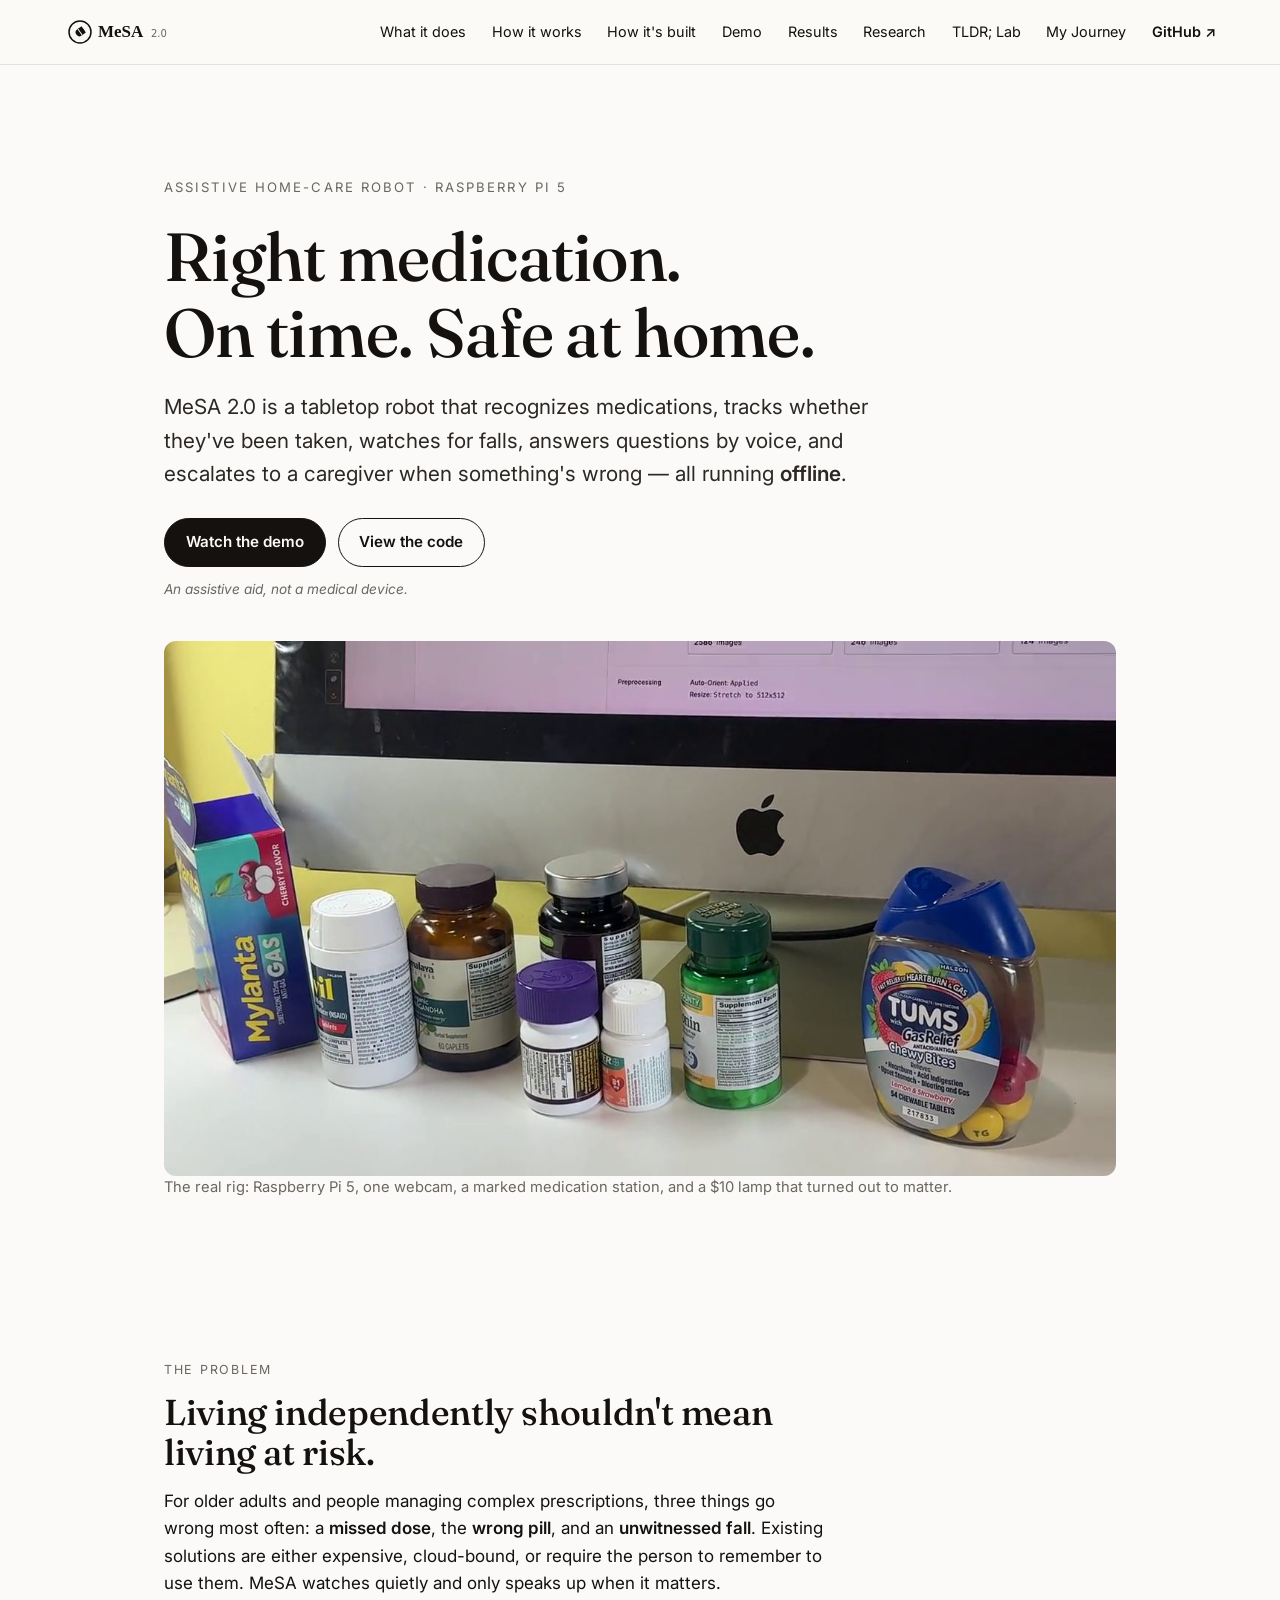
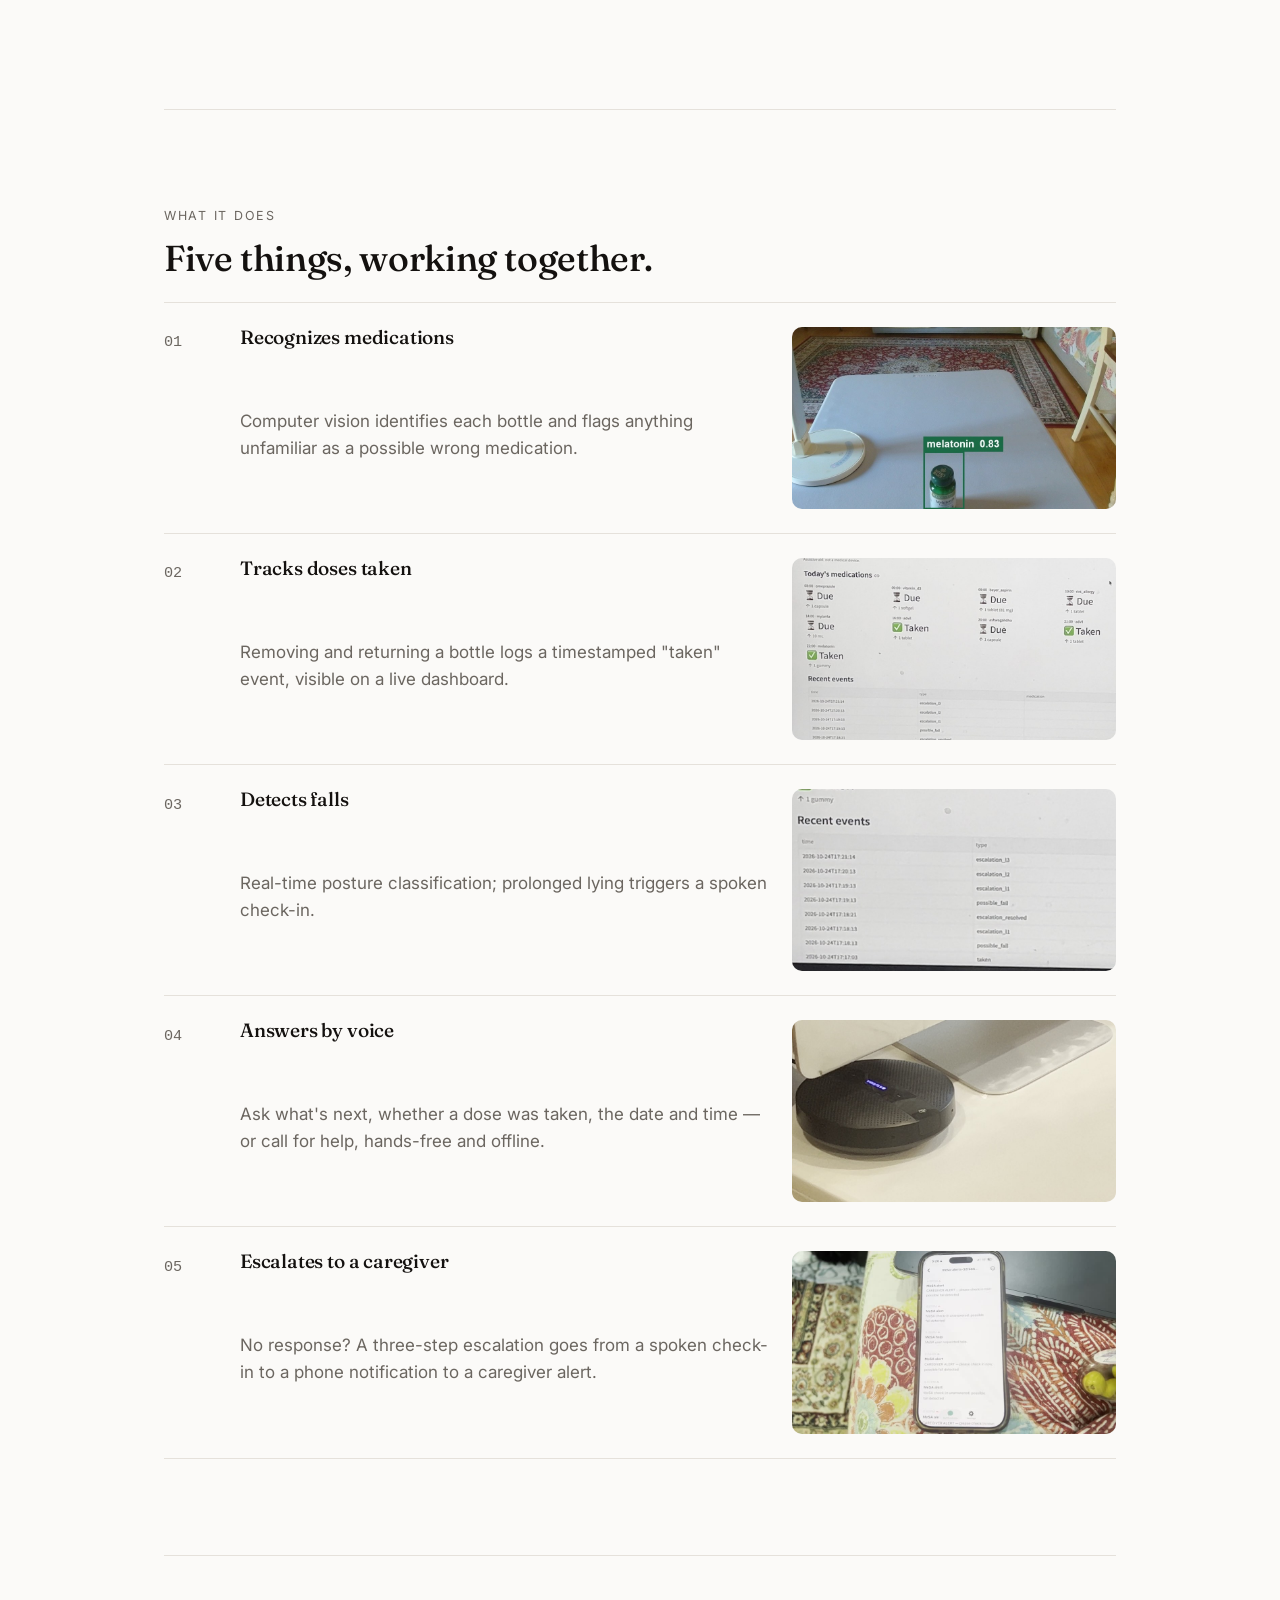
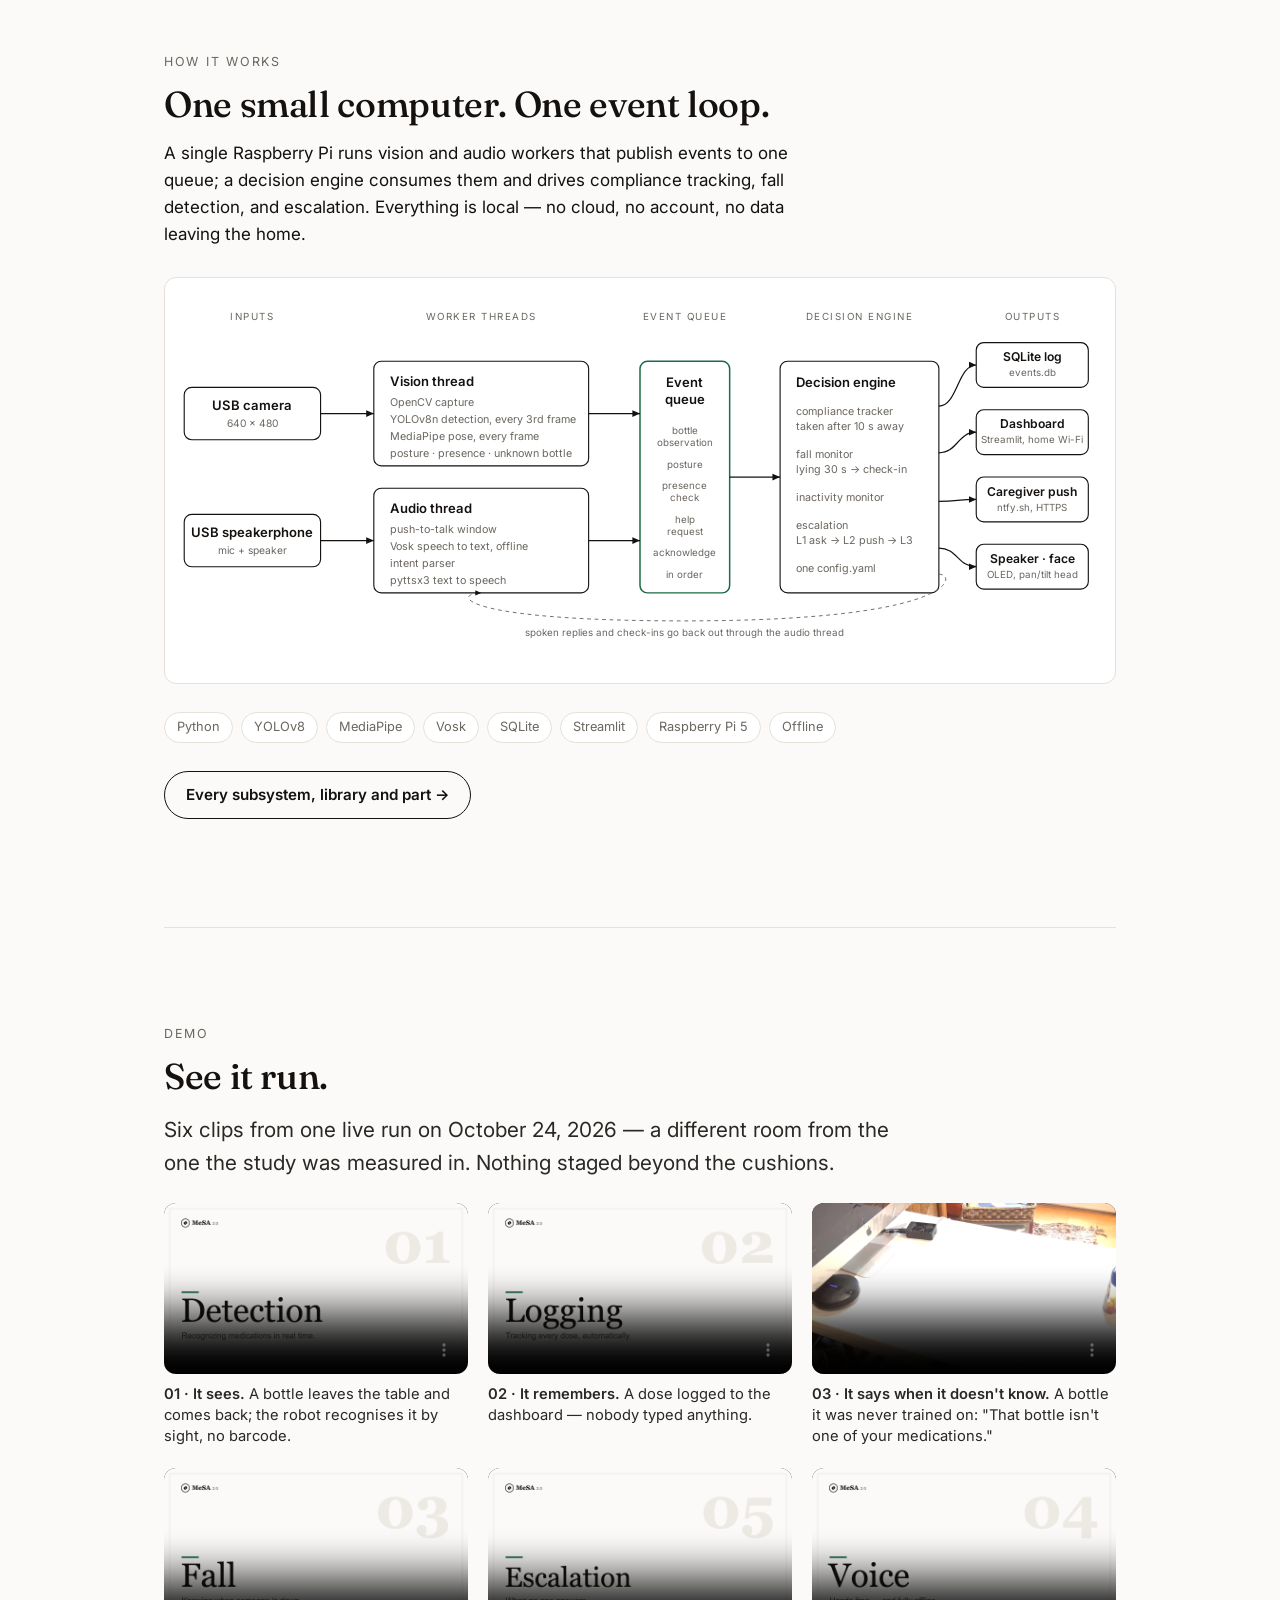
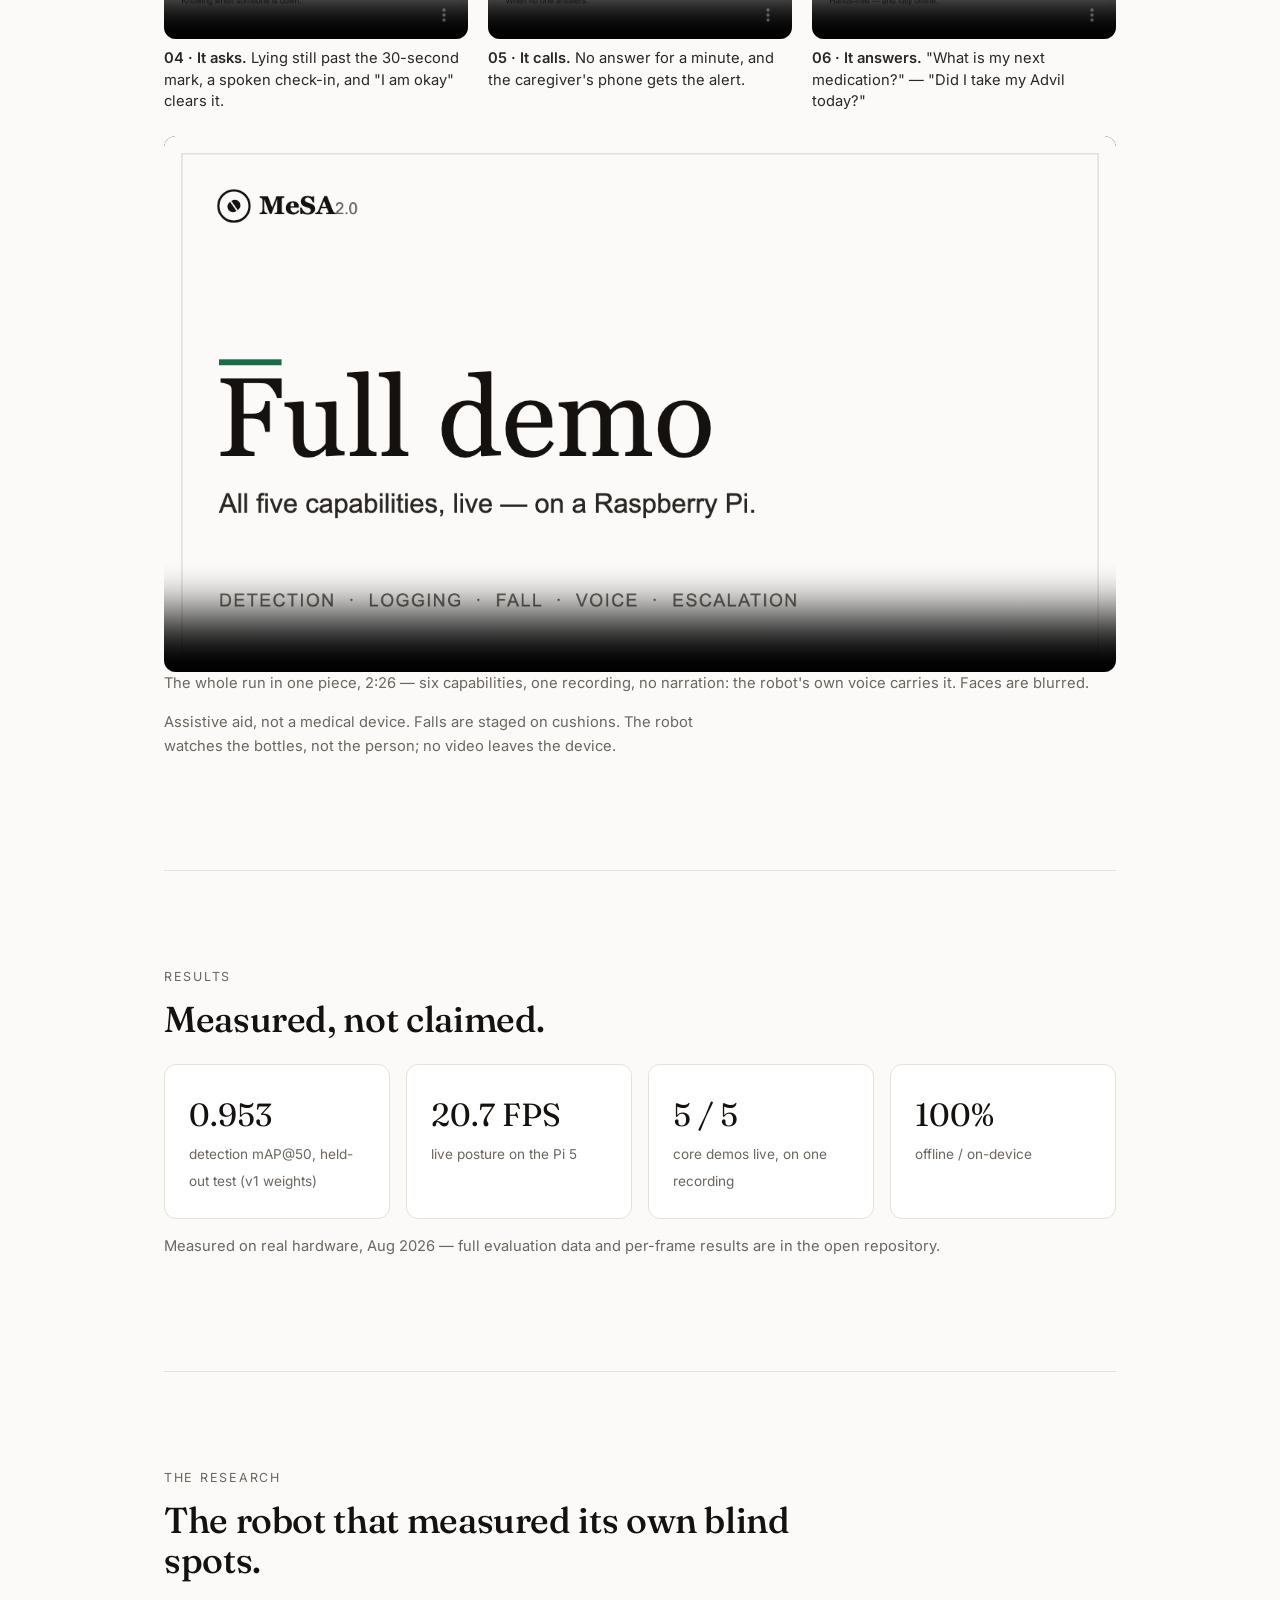
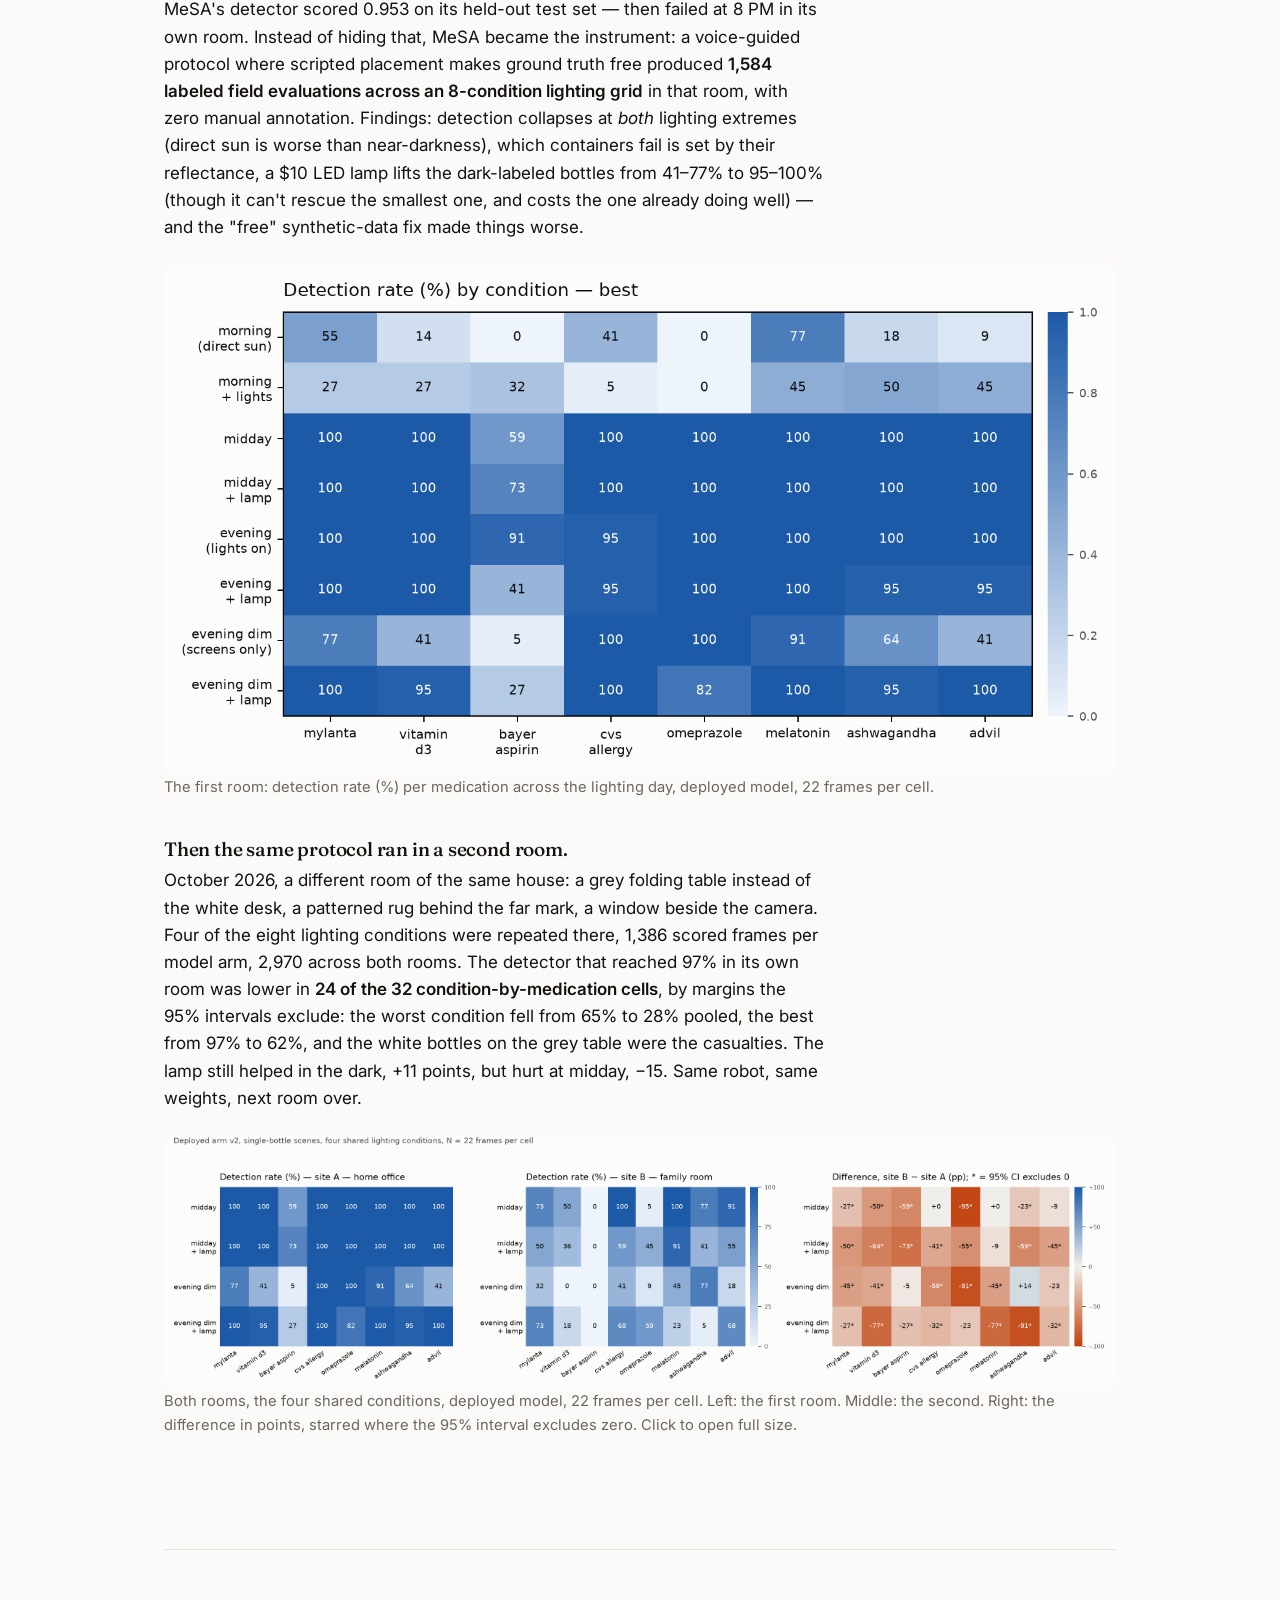
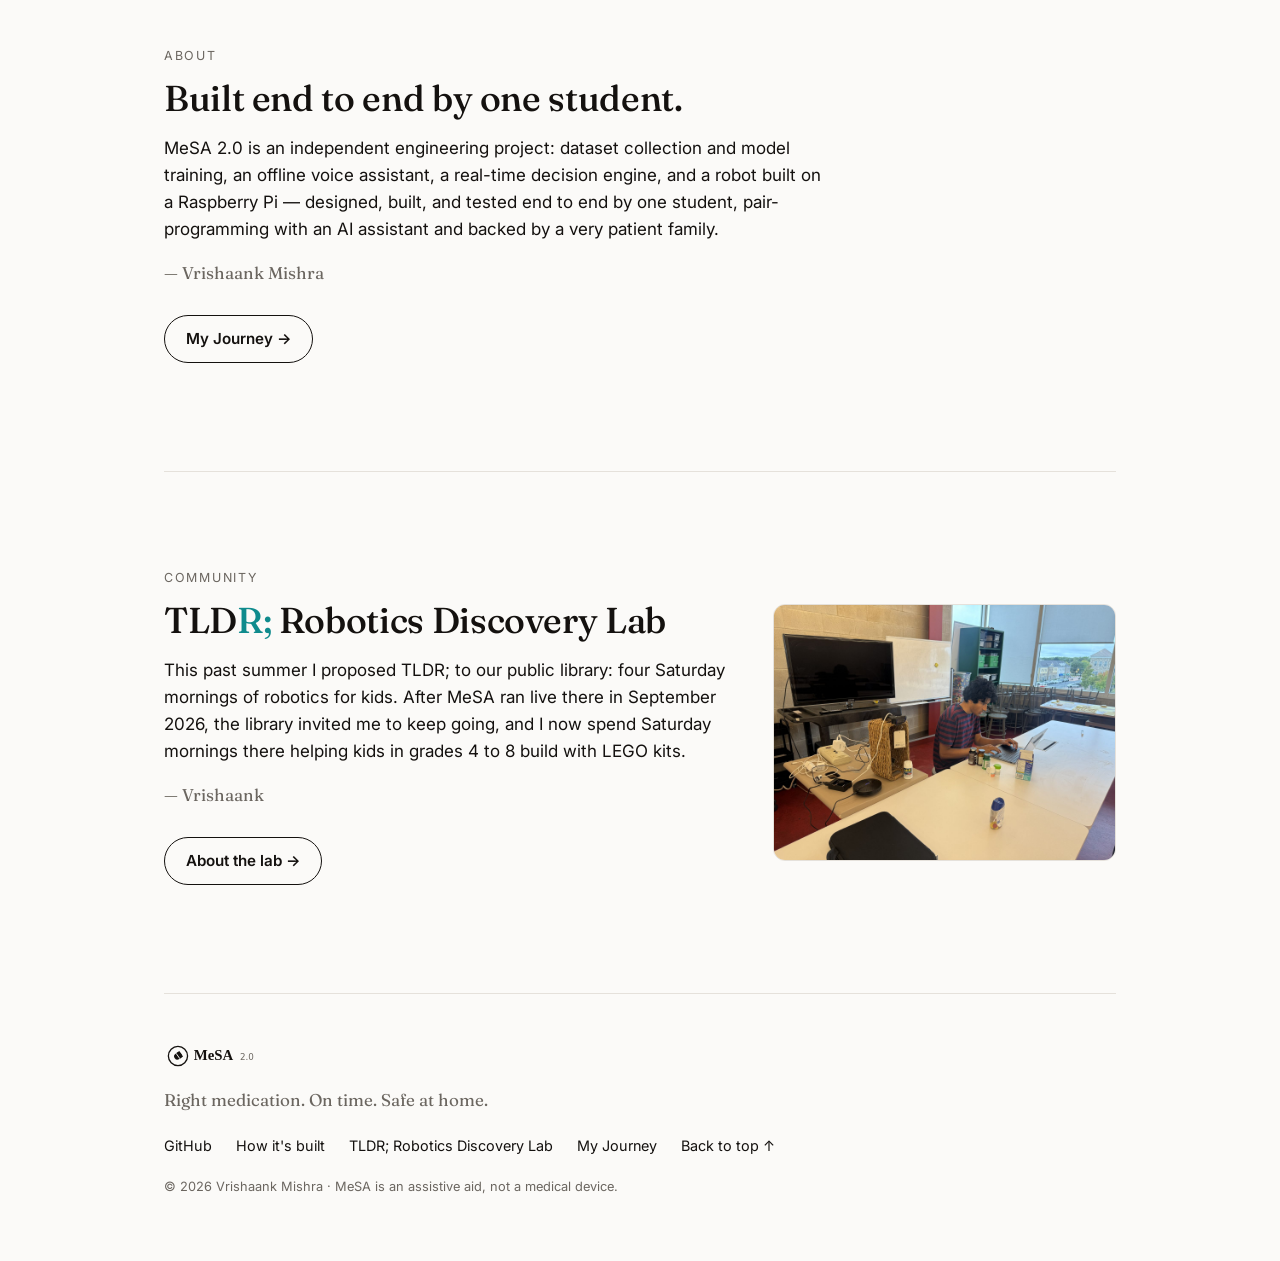
<file: index.html>
<!DOCTYPE html>
<html lang="en">
<head>
  <meta charset="UTF-8" />
  <meta name="viewport" content="width=device-width, initial-scale=1.0" />
  <title>MeSA 2.0 — Medication & Safety Assistant Robot</title>
  <meta name="description" content="MeSA 2.0 is a tabletop assistive robot that recognizes medications, tracks whether they've been taken, watches for falls, and alerts a caregiver — offline, on a Raspberry Pi." />

  <!-- Open Graph / social preview -->
  <meta property="og:title" content="MeSA 2.0 — Medication & Safety Assistant Robot" />
  <meta property="og:description" content="Right medication. On time. Safe at home." />
  <meta property="og:type" content="website" />
  <meta property="og:image" content="assets/og-image.png" />

  <link rel="icon" href="assets/favicon.svg" type="image/svg+xml" />
  <link rel="preconnect" href="https://fonts.googleapis.com" />
  <link rel="preconnect" href="https://fonts.gstatic.com" crossorigin />
  <link href="https://fonts.googleapis.com/css2?family=Fraunces:opsz,wght@9..144,400;9..144,500;9..144,600&family=Inter:wght@400;500;600&display=swap" rel="stylesheet" />
  <link rel="stylesheet" href="styles.css?v=20261031" />
</head>
<body>
  <header class="site-header">
    <a class="brand" href="#top" aria-label="MeSA 2.0 home">
      <img src="assets/logo.svg" alt="MeSA 2.0" height="32" />
    </a>
    <nav class="nav">
      <a href="#what">What it does</a>
      <a href="#how">How it works</a>
      <a href="architecture.html">How it's built</a>
      <a href="#demo">Demo</a>
      <a href="#results">Results</a>
      <a href="#research">Research</a>
      <a href="tldr.html">TLDR; Lab</a>
      <a href="story.html">My Journey</a>
      <a class="nav-cta" href="https://github.com/VrishaankMishra/mesa-ai-robot" target="_blank" rel="noopener">GitHub ↗</a>
    </nav>
  </header>

  <main id="top">
    <!-- HERO -->
    <section class="hero">
      <p class="eyebrow">Assistive home-care robot · Raspberry Pi 5</p>
      <h1>Right medication.<br />On time. Safe at home.</h1>
      <p class="lede">
        MeSA 2.0 is a tabletop robot that recognizes medications, tracks whether they've
        been taken, watches for falls, answers questions by voice, and escalates to a
        caregiver when something's wrong — all running <strong>offline</strong>.
      </p>
      <div class="cta-row">
        <a class="btn btn-primary" href="#demo">Watch the demo</a>
        <a class="btn btn-ghost" href="https://github.com/VrishaankMishra/mesa-ai-robot" target="_blank" rel="noopener">View the code</a>
      </div>
      <p class="disclaimer">An assistive aid, not a medical device.</p>

      <figure class="hero-media" aria-label="MeSA hardware tour">
        <video autoplay muted loop playsinline preload="metadata" poster="assets/setup-tour-poster.jpg" style="width:100%;border-radius:12px;display:block;">
          <source src="assets/setup-tour.mp4" type="video/mp4" />
        </video>
        <figcaption class="caption">The real rig: Raspberry Pi 5, one webcam, a marked medication station, and a $10 lamp that turned out to matter.</figcaption>
      </figure>
      <script>
        // Safari may refuse autoplay (per-site Auto-Play setting, Low Power Mode). If the tour is still
        // paused once it has loaded, show controls so one click starts it; hide them again when it plays.
        (function () {
          var v = document.querySelector(".hero-media video");
          if (!v) return;
          var showIfPaused = function () { if (v.paused) v.controls = true; };
          v.addEventListener("playing", function () { v.controls = false; });
          var attempt = function () {
            var p = v.play();
            if (p && p.catch) p.catch(function (err) { if (!err || err.name !== "AbortError") showIfPaused(); });
          };
          if (v.readyState >= 1) attempt(); else v.addEventListener("loadedmetadata", attempt, { once: true });
          setTimeout(showIfPaused, 4000);
        })();
      </script>
    </section>

    <!-- PROBLEM -->
    <section class="band" id="problem">
      <div class="col-narrow">
        <p class="section-label">The problem</p>
        <h2>Living independently shouldn't mean living at risk.</h2>
        <p>
          For older adults and people managing complex prescriptions, three things go wrong
          most often: a <strong>missed dose</strong>, the <strong>wrong pill</strong>, and an
          <strong>unwitnessed fall</strong>. Existing solutions are either expensive, cloud-bound,
          or require the person to remember to use them. MeSA watches quietly and only speaks up
          when it matters.
        </p>
      </div>
    </section>

    <!-- WHAT IT DOES -->
    <section class="band" id="what">
      <p class="section-label">What it does</p>
      <h2>Five things, working together.</h2>
      <ol class="features">
        <li>
          <span class="feat-num">01</span>
          <h3>Recognizes medications</h3>
          <p>Computer vision identifies each bottle and flags anything unfamiliar as a possible wrong medication.</p>
          <img class="feat-img" src="assets/stills/feat-01-recognizes.jpg" alt="The robot's own camera view: a melatonin bottle on the table with the detector's box and label, melatonin 0.83." loading="lazy" />
        </li>
        <li>
          <span class="feat-num">02</span>
          <h3>Tracks doses taken</h3>
          <p>Removing and returning a bottle logs a timestamped "taken" event, visible on a live dashboard.</p>
          <img class="feat-img" src="assets/stills/feat-02-logs.jpg" alt="The dashboard's today's-medications cards with two doses marked Taken after the bottles were lifted and returned." loading="lazy" />
        </li>
        <li>
          <span class="feat-num">03</span>
          <h3>Detects falls</h3>
          <p>Real-time posture classification; prolonged lying triggers a spoken check-in.</p>
          <img class="feat-img" src="assets/stills/feat-03-fall.jpg" alt="The dashboard's recent-events rows from the live demo: possible_fall, then escalation levels one, two and three." loading="lazy" />
        </li>
        <li>
          <span class="feat-num">04</span>
          <h3>Answers by voice</h3>
          <p>Ask what's next, whether a dose was taken, the date and time — or call for help, hands-free and offline.</p>
          <img class="feat-img" src="assets/stills/feat-04-voice.jpg" alt="The USB speakerphone on the station with its light on, the Raspberry Pi behind it." loading="lazy" />
        </li>
        <li>
          <span class="feat-num">05</span>
          <h3>Escalates to a caregiver</h3>
          <p>No response? A three-step escalation goes from a spoken check-in to a phone notification to a caregiver alert.</p>
          <img class="feat-img" src="assets/stills/feat-05-escalates.jpg" alt="The caregiver's phone showing the escalation alerts." loading="lazy" />
        </li>
      </ol>
    </section>

    <!-- HOW IT WORKS -->
    <section class="band" id="how">
      <p class="section-label">How it works</p>
      <h2>One small computer. One event loop.</h2>
      <p class="col-narrow">
        A single Raspberry Pi runs vision and audio workers that publish events to one queue;
        a decision engine consumes them and drives compliance tracking, fall detection, and
        escalation. Everything is local — no cloud, no account, no data leaving the home.
      </p>
      <figure class="arch-figure">
<svg class="arch-svg" viewBox="0 0 1000 400" role="img" aria-labelledby="arch-title" xmlns="http://www.w3.org/2000/svg">
  <title id="arch-title">MeSA 2.0 architecture: camera and microphone feed two worker threads, which publish events to one queue; the decision engine reads it and writes the log, the dashboard, the caregiver alert and the speaker.</title>
  <defs>
    <marker id="arr" viewBox="0 0 10 10" refX="9" refY="5" markerWidth="7" markerHeight="7" orient="auto-start-reverse">
      <path d="M0,1 L9,5 L0,9 z" fill="currentColor"/>
    </marker>
  </defs>
  <g font-family="Inter, system-ui, sans-serif" fill="currentColor">
    <!-- column labels -->
    <g font-size="10.5" letter-spacing="1.6" fill="#6B6660" text-anchor="middle">
      <text x="85" y="28">INPUTS</text>
      <text x="330" y="28">WORKER THREADS</text>
      <text x="548" y="28">EVENT QUEUE</text>
      <text x="735" y="28">DECISION ENGINE</text>
      <text x="920" y="28">OUTPUTS</text>
    </g>

    <!-- inputs -->
    <g stroke="currentColor" stroke-width="1.2" fill="#fff">
      <rect x="12" y="100" width="146" height="56" rx="8"/>
      <rect x="12" y="236" width="146" height="56" rx="8"/>
    </g>
    <g font-size="14" font-weight="600" text-anchor="middle">
      <text x="85" y="124">USB camera</text>
      <text x="85" y="260">USB speakerphone</text>
    </g>
    <g font-size="11" fill="#6B6660" text-anchor="middle">
      <text x="85" y="142">640 × 480</text>
      <text x="85" y="278">mic + speaker</text>
    </g>

    <!-- workers -->
    <g stroke="currentColor" stroke-width="1.2" fill="#fff">
      <rect x="215" y="72" width="230" height="112" rx="8"/>
      <rect x="215" y="208" width="230" height="112" rx="8"/>
    </g>
    <g font-size="14" font-weight="600">
      <text x="232" y="98">Vision thread</text>
      <text x="232" y="234">Audio thread</text>
    </g>
    <g font-size="11.5" fill="#6B6660">
      <text x="232" y="120">OpenCV capture</text>
      <text x="232" y="138">YOLOv8n detection, every 3rd frame</text>
      <text x="232" y="156">MediaPipe pose, every frame</text>
      <text x="232" y="174">posture · presence · unknown bottle</text>
      <text x="232" y="256">push-to-talk window</text>
      <text x="232" y="274">Vosk speech to text, offline</text>
      <text x="232" y="292">intent parser</text>
      <text x="232" y="310">pyttsx3 text to speech</text>
    </g>

    <!-- queue -->
    <rect x="500" y="72" width="96" height="248" rx="8" fill="#fff" stroke="#1C6B47" stroke-width="1.6"/>
    <g font-size="14" font-weight="600" text-anchor="middle">
      <text x="548" y="100">Event</text>
      <text x="548" y="118">queue</text>
    </g>
    <g font-size="10.5" fill="#6B6660" text-anchor="middle">
      <text x="548" y="150">bottle</text>
      <text x="548" y="163">observation</text>
      <text x="548" y="186">posture</text>
      <text x="548" y="209">presence</text>
      <text x="548" y="222">check</text>
      <text x="548" y="245">help</text>
      <text x="548" y="258">request</text>
      <text x="548" y="281">acknowledge</text>
      <text x="548" y="304">in order</text>
    </g>

    <!-- engine -->
    <rect x="650" y="72" width="170" height="248" rx="8" fill="#fff" stroke="currentColor" stroke-width="1.2"/>
    <g font-size="14" font-weight="600">
      <text x="667" y="100">Decision engine</text>
    </g>
    <g font-size="11.5" fill="#6B6660">
      <text x="667" y="130">compliance tracker</text>
      <text x="667" y="146">taken after 10 s away</text>
      <text x="667" y="176">fall monitor</text>
      <text x="667" y="192">lying 30 s → check-in</text>
      <text x="667" y="222">inactivity monitor</text>
      <text x="667" y="252">escalation</text>
      <text x="667" y="268">L1 ask → L2 push → L3</text>
      <text x="667" y="298">one config.yaml</text>
    </g>

    <!-- outputs -->
    <g stroke="currentColor" stroke-width="1.2" fill="#fff">
      <rect x="860" y="52" width="120" height="48" rx="8"/>
      <rect x="860" y="124" width="120" height="48" rx="8"/>
      <rect x="860" y="196" width="120" height="48" rx="8"/>
      <rect x="860" y="268" width="120" height="48" rx="8"/>
    </g>
    <g font-size="13" font-weight="600" text-anchor="middle">
      <text x="920" y="72">SQLite log</text>
      <text x="920" y="144">Dashboard</text>
      <text x="920" y="216">Caregiver push</text>
      <text x="920" y="288">Speaker · face</text>
    </g>
    <g font-size="10.5" fill="#6B6660" text-anchor="middle">
      <text x="920" y="88">events.db</text>
      <text x="920" y="160">Streamlit, home Wi-Fi</text>
      <text x="920" y="232">ntfy.sh, HTTPS</text>
      <text x="920" y="304">OLED, pan/tilt head</text>
    </g>

    <!-- arrows -->
    <g stroke="currentColor" stroke-width="1.3" fill="none" marker-end="url(#arr)">
      <path d="M158,128 L215,128"/>
      <path d="M158,264 L215,264"/>
      <path d="M445,128 L500,128"/>
      <path d="M445,264 L500,264"/>
      <path d="M596,196 L650,196"/>
      <path d="M820,120 C840,120 840,76 860,76"/>
      <path d="M820,170 C840,170 840,148 860,148"/>
      <path d="M820,222 C840,222 840,220 860,220"/>
      <path d="M820,272 C840,272 840,292 860,292"/>
    </g>
    <!-- spoken replies go back out through the audio thread -->
    <path d="M820,300 C840,300 840,350 548,350 C300,350 300,320 330,320" stroke="#6B6660" stroke-width="1" fill="none" stroke-dasharray="4 4" marker-end="url(#arr)"/>
    <text x="548" y="366" font-size="10.5" fill="#6B6660" text-anchor="middle">spoken replies and check-ins go back out through the audio thread</text>
  </g>
</svg>
      </figure>
      <ul class="tech-tags">
        <li>Python</li><li>YOLOv8</li><li>MediaPipe</li><li>Vosk</li><li>SQLite</li>
        <li>Streamlit</li><li>Raspberry Pi 5</li><li>Offline</li>
      </ul>
      <div class="cta-row">
        <a class="btn btn-ghost" href="architecture.html">Every subsystem, library and part →</a>
      </div>
    </section>

    <!-- DEMO -->
    <section class="band" id="demo">
      <p class="section-label">Demo</p>
      <h2>See it run.</h2>
      <p class="lede col-narrow">
        Six clips from one live run on October 24, 2026 — a different room from the one the
        study was measured in. Nothing staged beyond the cushions.
      </p>
      <div class="demo-grid">
        <figure class="demo-card">
          <video controls preload="metadata" playsinline poster="assets/thumbnails/thumb-01-detection.png">
            <source src="assets/clips/01-detection.mp4" type="video/mp4" />
          </video>
          <figcaption><strong>01 · It sees.</strong> A bottle leaves the table and comes back; the robot recognises it by sight, no barcode.</figcaption>
        </figure>
        <figure class="demo-card">
          <video controls preload="metadata" playsinline poster="assets/thumbnails/thumb-02-logging.png">
            <source src="assets/clips/02-logging.mp4" type="video/mp4" />
          </video>
          <figcaption><strong>02 · It remembers.</strong> A dose logged to the dashboard — nobody typed anything.</figcaption>
        </figure>
        <figure class="demo-card">
          <video controls preload="metadata" playsinline poster="assets/thumbnails/thumb-06-wrong-medication.png">
            <source src="assets/clips/06-wrong-medication.mp4" type="video/mp4" />
          </video>
          <figcaption><strong>03 · It says when it doesn't know.</strong> A bottle it was never trained on: "That bottle isn't one of your medications."</figcaption>
        </figure>
        <figure class="demo-card">
          <video controls preload="metadata" playsinline poster="assets/thumbnails/thumb-03-fall.png">
            <source src="assets/clips/03-fall.mp4" type="video/mp4" />
          </video>
          <figcaption><strong>04 · It asks.</strong> Lying still past the 30-second mark, a spoken check-in, and "I am okay" clears it.</figcaption>
        </figure>
        <figure class="demo-card">
          <video controls preload="metadata" playsinline poster="assets/thumbnails/thumb-05-escalation.png">
            <source src="assets/clips/05-escalation.mp4" type="video/mp4" />
          </video>
          <figcaption><strong>05 · It calls.</strong> No answer for a minute, and the caregiver's phone gets the alert.</figcaption>
        </figure>
        <figure class="demo-card">
          <video controls preload="metadata" playsinline poster="assets/thumbnails/thumb-04-voice.png">
            <source src="assets/clips/04-voice.mp4" type="video/mp4" />
          </video>
          <figcaption><strong>06 · It answers.</strong> "What is my next medication?" — "Did I take my Advil today?"</figcaption>
        </figure>
      </div>
      <figure class="video-frame" id="flagship">
        <video controls preload="metadata" playsinline poster="assets/thumbnails/thumb-00-main.png" style="width:100%;aspect-ratio:16/9;border-radius:12px;display:block;background:#111;">
          <source src="assets/clips/00-live-demo-compilation.mp4" type="video/mp4" />
        </video>
        <figcaption class="caption">The whole run in one piece, 2:26 — six capabilities, one recording, no narration: the robot's own voice carries it. Faces are blurred.</figcaption>
        <!-- The long-form video goes here when it exists:
             <iframe src="https://www.youtube.com/embed/VIDEO_ID" title="MeSA 2.0 — the full story"
                     allowfullscreen loading="lazy"></iframe> -->
      </figure>
      <p class="caption col-narrow">
        Assistive aid, not a medical device. Falls are staged on cushions. The robot watches the
        bottles, not the person; no video leaves the device.
      </p>
    </section>

    <!-- RESULTS -->
    <section class="band" id="results">
      <p class="section-label">Results</p>
      <h2>Measured, not claimed.</h2>
      <div class="stats">
        <div class="stat"><span class="stat-num">0.953</span><span class="stat-label">detection mAP@50, held-out test (v1 weights)</span></div>
        <div class="stat"><span class="stat-num">20.7 FPS</span><span class="stat-label">live posture on the Pi 5</span></div>
        <div class="stat"><span class="stat-num">5 / 5</span><span class="stat-label">core demos live, on one recording</span></div>
        <div class="stat"><span class="stat-num">100%</span><span class="stat-label">offline / on-device</span></div>
      </div>
      <p class="caption">Measured on real hardware, Aug 2026 — full evaluation data and per-frame results are in the open repository.</p>
    </section>

    <!-- RESEARCH -->
    <section class="band" id="research">
      <div class="col-narrow">
        <p class="section-label">The research</p>
        <h2>The robot that measured its own blind spots.</h2>
        <p>
          MeSA's detector scored 0.953 on its held-out test set — then failed at 8 PM in
          its own room. Instead of hiding that, MeSA became the instrument: a voice-guided
          protocol where scripted placement makes ground truth free produced
          <strong>1,584 labeled field evaluations across an 8-condition lighting grid</strong>
          in that room, with zero manual annotation. Findings: detection collapses at
          <em>both</em> lighting extremes (direct sun is worse than near-darkness), which
          containers fail is set by their reflectance, a $10 LED lamp lifts the dark-labeled
          bottles from 41–77% to 95–100% (though it can't rescue the smallest one, and costs
          the one already doing well) — and the "free" synthetic-data fix made things worse.
        </p>
      </div>
      <figure class="video-frame" style="margin-top:1.5rem;">
        <img src="assets/heatmap.png" alt="Detection rate per medication across 8 lighting conditions in the first room" style="width:100%;border-radius:12px;display:block;" loading="lazy" />
        <figcaption class="caption">The first room: detection rate (%) per medication across the lighting day, deployed model, 22 frames per cell.</figcaption>
      </figure>
      <div class="col-narrow" style="margin-top:2.5rem;">
        <h3>Then the same protocol ran in a second room.</h3>
        <p>
          October 2026, a different room of the same house: a grey folding table instead of
          the white desk, a patterned rug behind the far mark, a window beside the camera.
          Four of the eight lighting conditions were repeated there, 1,386 scored frames per
          model arm, 2,970 across both rooms. The detector that reached 97% in its own room
          was lower in <strong>24 of the 32 condition-by-medication cells</strong>, by margins
          the 95% intervals exclude: the worst condition fell from 65% to 28% pooled, the best
          from 97% to 62%, and the white bottles on the grey table were the casualties. The lamp
          still helped in the dark, +11 points, but hurt at midday, −15. Same robot, same
          weights, next room over.
        </p>
      </div>
      <figure class="video-frame" style="margin-top:1.5rem;">
        <a href="assets/heatmap-two-site.png" target="_blank" rel="noopener"><img src="assets/heatmap-two-site.png" alt="Three heatmaps: detection rate per medication in the first room, in the second room, and the difference between them, starred where significant" style="width:100%;border-radius:12px;display:block;" loading="lazy" /></a>
        <figcaption class="caption">Both rooms, the four shared conditions, deployed model, 22 frames per cell. Left: the first room. Middle: the second. Right: the difference in points, starred where the 95% interval excludes zero. Click to open full size.</figcaption>
      </figure>
    </section>

    <!-- ABOUT -->
    <section class="band" id="about">
      <div class="col-narrow">
        <p class="section-label">About</p>
        <h2>Built end to end by one student.</h2>
        <p>
          MeSA 2.0 is an independent engineering project: dataset collection and model
          training, an offline voice assistant, a real-time decision engine, and a robot
          built on a Raspberry Pi — designed, built, and tested end to end by one student,
          pair-programming with an AI assistant and backed by a very patient family.
        </p>
        <p class="byline">— Vrishaank Mishra</p>
        <div class="cta-row">
          <a class="btn btn-ghost" href="story.html">My Journey →</a>
        </div>
      </div>
    </section>

    <!-- COMMUNITY -->
    <section class="band" id="community">
      <div class="community-grid">
        <div class="col-narrow">
          <p class="section-label">Community</p>
          <h2>TLD<span style="color:#0F8B8D">R;</span> Robotics Discovery Lab</h2>
          <p>
            This past summer I proposed TLDR; to our public library: four Saturday mornings
            of robotics for kids. After MeSA ran live there in September 2026, the library
            invited me to keep going, and I now spend Saturday mornings there helping kids
            in grades 4 to 8 build with LEGO kits.
          </p>
          <p class="byline">— Vrishaank</p>
          <div class="cta-row">
            <a class="btn btn-ghost" href="tldr.html">About the lab →</a>
          </div>
        </div>
        <a href="tldr.html" class="community-photo" aria-label="TLDR; Robotics Discovery Lab">
          <img src="assets/tldr/library-room-wide.jpg" alt="Setting up the MeSA demo in the library room" loading="lazy" />
        </a>
      </div>
    </section>
  </main>

  <footer class="site-footer">
    <div class="footer-brand">
      <img src="assets/logo.svg" alt="MeSA 2.0" height="28" />
      <p>Right medication. On time. Safe at home.</p>
    </div>
    <nav class="footer-links">
      <a href="https://github.com/VrishaankMishra/mesa-ai-robot" target="_blank" rel="noopener">GitHub</a>
      <a href="architecture.html">How it's built</a>
      <a href="tldr.html">TLDR; Robotics Discovery Lab</a>
      <a href="story.html">My Journey</a>
      <a href="#top">Back to top ↑</a>
    </nav>
    <p class="fineprint">© <span id="year"></span> Vrishaank Mishra · MeSA is an assistive aid, not a medical device.</p>
  </footer>

  <script>
    document.getElementById("year").textContent = new Date().getFullYear();
  </script>
</body>
</html>
</file>
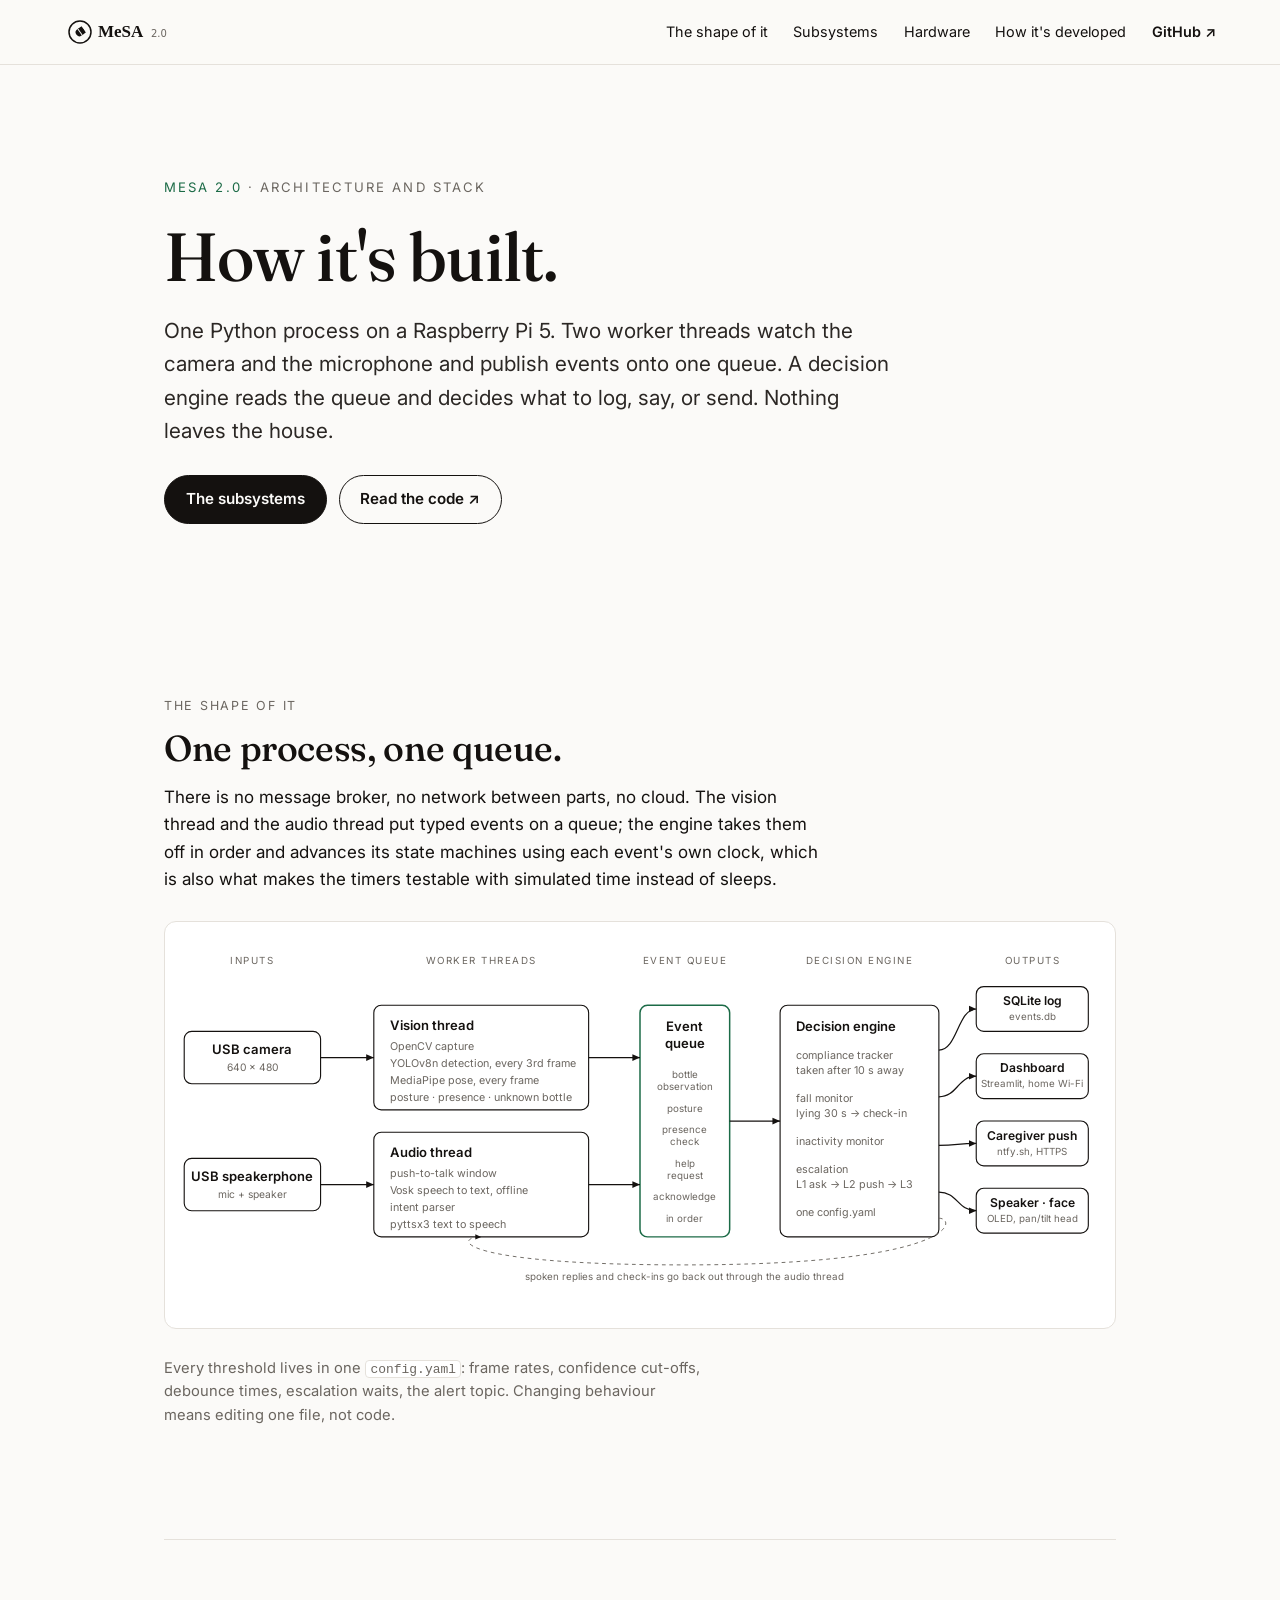
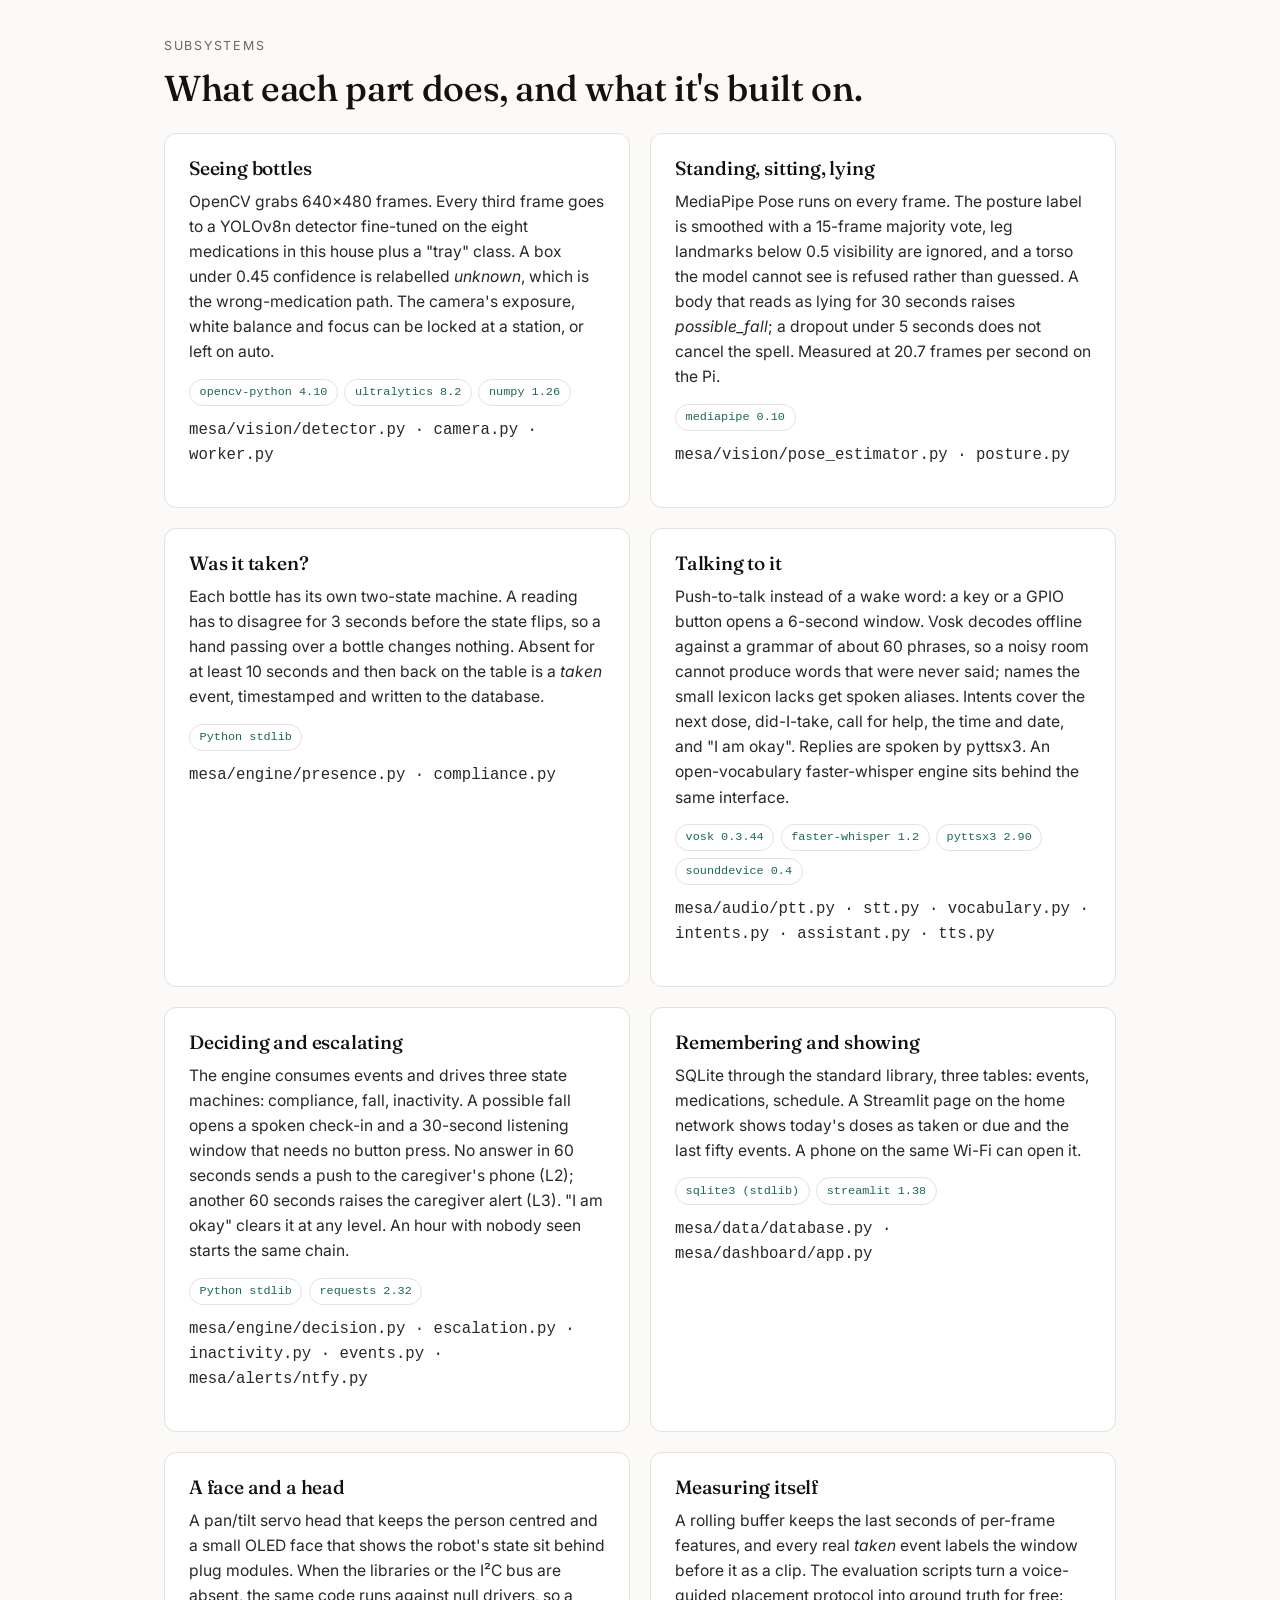
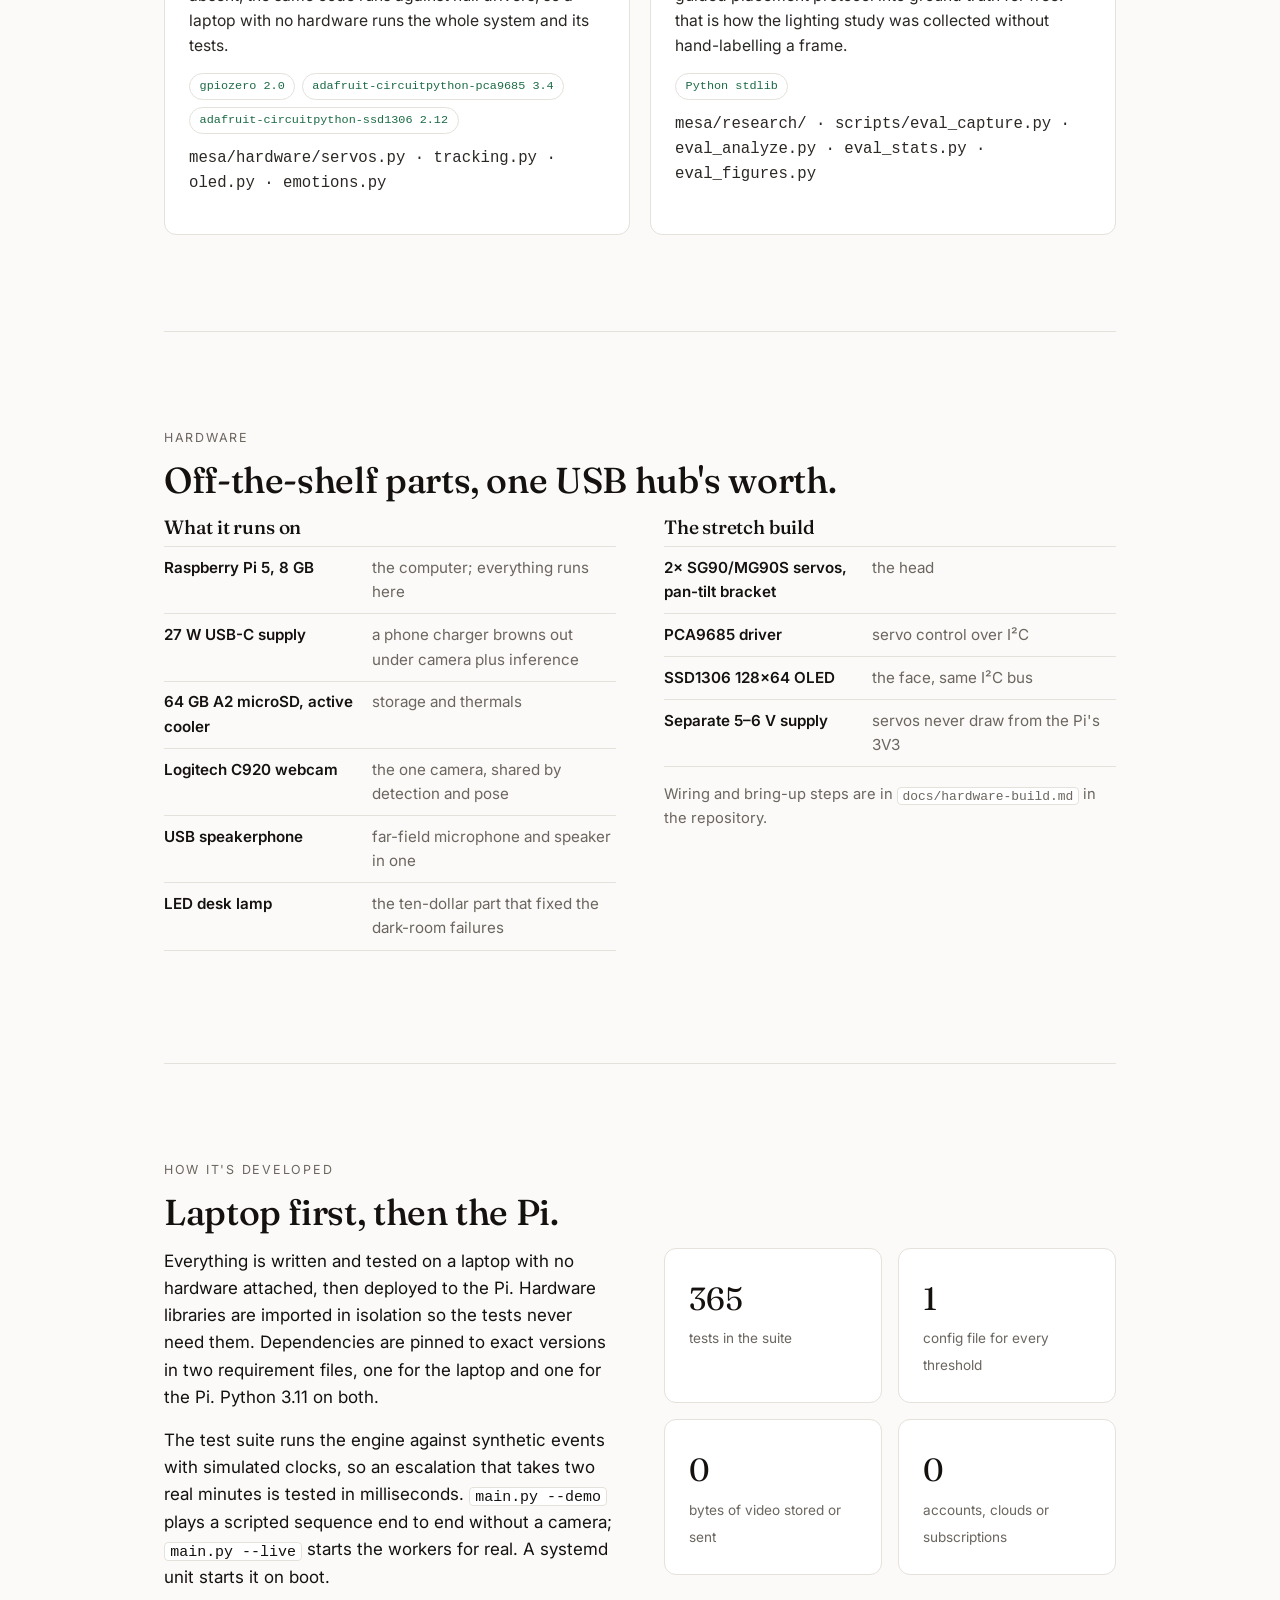
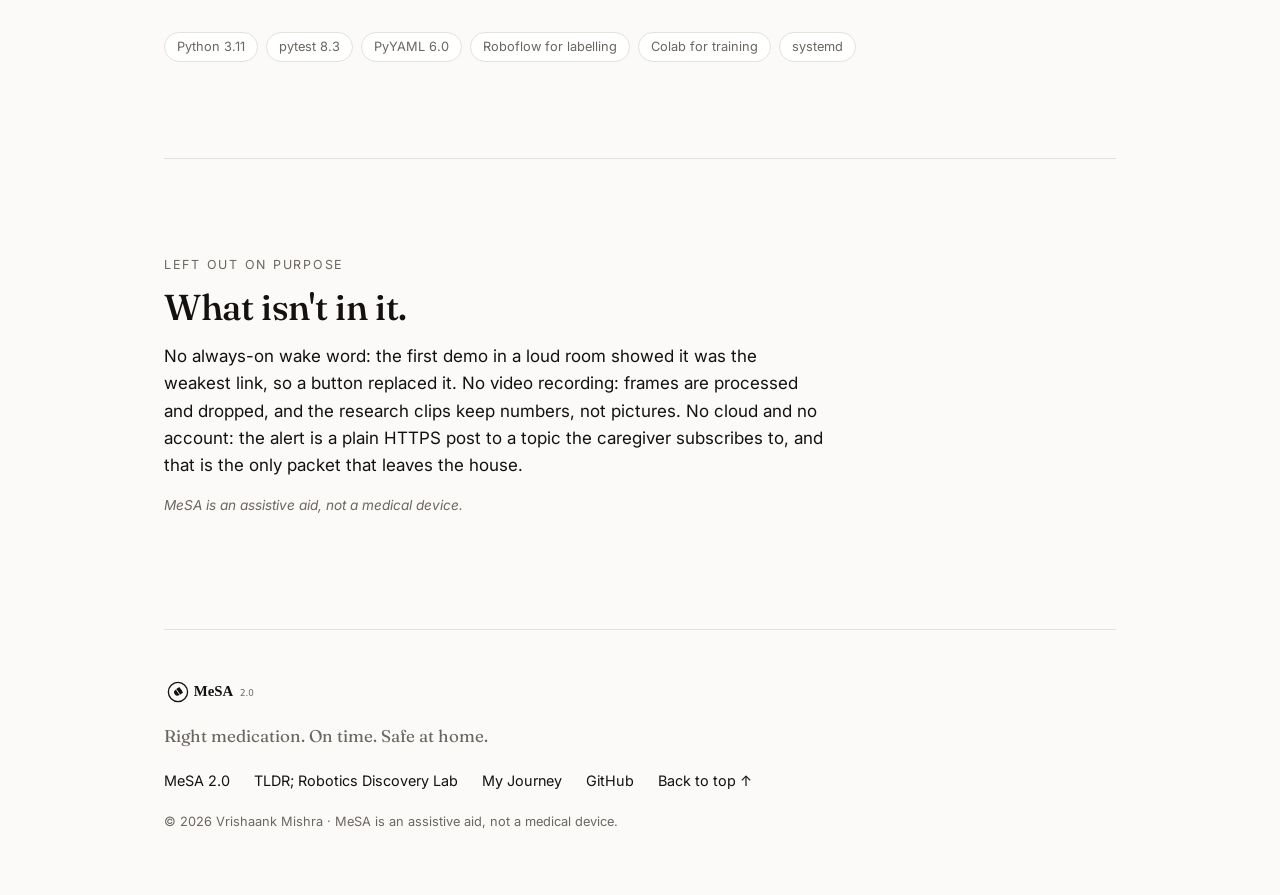
<file: architecture.html>
<!DOCTYPE html>
<html lang="en">
<head>
  <meta charset="UTF-8" />
  <meta name="viewport" content="width=device-width, initial-scale=1.0" />
  <title>How MeSA 2.0 is built — architecture and stack</title>
  <meta name="description" content="The architecture of MeSA 2.0: one Python process on a Raspberry Pi 5, two worker threads, one event queue, and the open-source libraries behind each subsystem, with versions and the numbers that matter." />

  <meta property="og:title" content="How MeSA 2.0 is built" />
  <meta property="og:description" content="One small computer, one event loop, and the open-source libraries behind each part." />
  <meta property="og:type" content="website" />
  <meta property="og:image" content="assets/og-image.png" />

  <link rel="icon" href="assets/favicon.svg" type="image/svg+xml" />
  <link rel="preconnect" href="https://fonts.googleapis.com" />
  <link rel="preconnect" href="https://fonts.gstatic.com" crossorigin />
  <link href="https://fonts.googleapis.com/css2?family=Fraunces:opsz,wght@9..144,400;9..144,500;9..144,600&family=Inter:wght@400;500;600&display=swap" rel="stylesheet" />
  <link rel="stylesheet" href="styles.css?v=20261031" />
</head>
<body class="arch-page">
  <header class="site-header">
    <a class="brand" href="index.html" aria-label="MeSA 2.0 home">
      <img src="assets/logo.svg" alt="MeSA 2.0" height="32" />
    </a>
    <nav class="nav">
      <a href="#shape">The shape of it</a>
      <a href="#subsystems">Subsystems</a>
      <a href="#hardware">Hardware</a>
      <a href="#practice">How it's developed</a>
      <a class="nav-cta" href="https://github.com/VrishaankMishra/mesa-ai-robot" target="_blank" rel="noopener">GitHub ↗</a>
    </nav>
  </header>

  <main id="top">
    <!-- HERO -->
    <section class="hero">
      <p class="eyebrow"><a href="index.html">MeSA 2.0</a> · architecture and stack</p>
      <h1>How it's built.</h1>
      <p class="lede">
        One Python process on a Raspberry Pi 5. Two worker threads watch the camera and
        the microphone and publish events onto one queue. A decision engine reads the
        queue and decides what to log, say, or send. Nothing leaves the house.
      </p>
      <div class="cta-row">
        <a class="btn btn-primary" href="#subsystems">The subsystems</a>
        <a class="btn btn-ghost" href="https://github.com/VrishaankMishra/mesa-ai-robot" target="_blank" rel="noopener">Read the code ↗</a>
      </div>
    </section>

    <!-- SHAPE -->
    <section class="band" id="shape">
      <p class="section-label">The shape of it</p>
      <h2>One process, one queue.</h2>
      <p class="col-narrow">
        There is no message broker, no network between parts, no cloud. The vision thread
        and the audio thread put typed events on a queue; the engine takes them off in
        order and advances its state machines using each event's own clock, which is also
        what makes the timers testable with simulated time instead of sleeps.
      </p>
      <figure class="arch-figure">
<svg class="arch-svg" viewBox="0 0 1000 400" role="img" aria-labelledby="arch-title" xmlns="http://www.w3.org/2000/svg">
  <title id="arch-title">MeSA 2.0 architecture: camera and microphone feed two worker threads, which publish events to one queue; the decision engine reads it and writes the log, the dashboard, the caregiver alert and the speaker.</title>
  <defs>
    <marker id="arr" viewBox="0 0 10 10" refX="9" refY="5" markerWidth="7" markerHeight="7" orient="auto-start-reverse">
      <path d="M0,1 L9,5 L0,9 z" fill="currentColor"/>
    </marker>
  </defs>
  <g font-family="Inter, system-ui, sans-serif" fill="currentColor">
    <!-- column labels -->
    <g font-size="10.5" letter-spacing="1.6" fill="#6B6660" text-anchor="middle">
      <text x="85" y="28">INPUTS</text>
      <text x="330" y="28">WORKER THREADS</text>
      <text x="548" y="28">EVENT QUEUE</text>
      <text x="735" y="28">DECISION ENGINE</text>
      <text x="920" y="28">OUTPUTS</text>
    </g>

    <!-- inputs -->
    <g stroke="currentColor" stroke-width="1.2" fill="#fff">
      <rect x="12" y="100" width="146" height="56" rx="8"/>
      <rect x="12" y="236" width="146" height="56" rx="8"/>
    </g>
    <g font-size="14" font-weight="600" text-anchor="middle">
      <text x="85" y="124">USB camera</text>
      <text x="85" y="260">USB speakerphone</text>
    </g>
    <g font-size="11" fill="#6B6660" text-anchor="middle">
      <text x="85" y="142">640 × 480</text>
      <text x="85" y="278">mic + speaker</text>
    </g>

    <!-- workers -->
    <g stroke="currentColor" stroke-width="1.2" fill="#fff">
      <rect x="215" y="72" width="230" height="112" rx="8"/>
      <rect x="215" y="208" width="230" height="112" rx="8"/>
    </g>
    <g font-size="14" font-weight="600">
      <text x="232" y="98">Vision thread</text>
      <text x="232" y="234">Audio thread</text>
    </g>
    <g font-size="11.5" fill="#6B6660">
      <text x="232" y="120">OpenCV capture</text>
      <text x="232" y="138">YOLOv8n detection, every 3rd frame</text>
      <text x="232" y="156">MediaPipe pose, every frame</text>
      <text x="232" y="174">posture · presence · unknown bottle</text>
      <text x="232" y="256">push-to-talk window</text>
      <text x="232" y="274">Vosk speech to text, offline</text>
      <text x="232" y="292">intent parser</text>
      <text x="232" y="310">pyttsx3 text to speech</text>
    </g>

    <!-- queue -->
    <rect x="500" y="72" width="96" height="248" rx="8" fill="#fff" stroke="#1C6B47" stroke-width="1.6"/>
    <g font-size="14" font-weight="600" text-anchor="middle">
      <text x="548" y="100">Event</text>
      <text x="548" y="118">queue</text>
    </g>
    <g font-size="10.5" fill="#6B6660" text-anchor="middle">
      <text x="548" y="150">bottle</text>
      <text x="548" y="163">observation</text>
      <text x="548" y="186">posture</text>
      <text x="548" y="209">presence</text>
      <text x="548" y="222">check</text>
      <text x="548" y="245">help</text>
      <text x="548" y="258">request</text>
      <text x="548" y="281">acknowledge</text>
      <text x="548" y="304">in order</text>
    </g>

    <!-- engine -->
    <rect x="650" y="72" width="170" height="248" rx="8" fill="#fff" stroke="currentColor" stroke-width="1.2"/>
    <g font-size="14" font-weight="600">
      <text x="667" y="100">Decision engine</text>
    </g>
    <g font-size="11.5" fill="#6B6660">
      <text x="667" y="130">compliance tracker</text>
      <text x="667" y="146">taken after 10 s away</text>
      <text x="667" y="176">fall monitor</text>
      <text x="667" y="192">lying 30 s → check-in</text>
      <text x="667" y="222">inactivity monitor</text>
      <text x="667" y="252">escalation</text>
      <text x="667" y="268">L1 ask → L2 push → L3</text>
      <text x="667" y="298">one config.yaml</text>
    </g>

    <!-- outputs -->
    <g stroke="currentColor" stroke-width="1.2" fill="#fff">
      <rect x="860" y="52" width="120" height="48" rx="8"/>
      <rect x="860" y="124" width="120" height="48" rx="8"/>
      <rect x="860" y="196" width="120" height="48" rx="8"/>
      <rect x="860" y="268" width="120" height="48" rx="8"/>
    </g>
    <g font-size="13" font-weight="600" text-anchor="middle">
      <text x="920" y="72">SQLite log</text>
      <text x="920" y="144">Dashboard</text>
      <text x="920" y="216">Caregiver push</text>
      <text x="920" y="288">Speaker · face</text>
    </g>
    <g font-size="10.5" fill="#6B6660" text-anchor="middle">
      <text x="920" y="88">events.db</text>
      <text x="920" y="160">Streamlit, home Wi-Fi</text>
      <text x="920" y="232">ntfy.sh, HTTPS</text>
      <text x="920" y="304">OLED, pan/tilt head</text>
    </g>

    <!-- arrows -->
    <g stroke="currentColor" stroke-width="1.3" fill="none" marker-end="url(#arr)">
      <path d="M158,128 L215,128"/>
      <path d="M158,264 L215,264"/>
      <path d="M445,128 L500,128"/>
      <path d="M445,264 L500,264"/>
      <path d="M596,196 L650,196"/>
      <path d="M820,120 C840,120 840,76 860,76"/>
      <path d="M820,170 C840,170 840,148 860,148"/>
      <path d="M820,222 C840,222 840,220 860,220"/>
      <path d="M820,272 C840,272 840,292 860,292"/>
    </g>
    <!-- spoken replies go back out through the audio thread -->
    <path d="M820,300 C840,300 840,350 548,350 C300,350 300,320 330,320" stroke="#6B6660" stroke-width="1" fill="none" stroke-dasharray="4 4" marker-end="url(#arr)"/>
    <text x="548" y="366" font-size="10.5" fill="#6B6660" text-anchor="middle">spoken replies and check-ins go back out through the audio thread</text>
  </g>
</svg>
      </figure>
      <p class="caption col-narrow">
        Every threshold lives in one <code>config.yaml</code>: frame rates, confidence
        cut-offs, debounce times, escalation waits, the alert topic. Changing behaviour
        means editing one file, not code.
      </p>
    </section>

    <!-- SUBSYSTEMS -->
    <section class="band" id="subsystems">
      <p class="section-label">Subsystems</p>
      <h2>What each part does, and what it's built on.</h2>
      <div class="arch-grid">

        <article class="arch-card">
          <h3>Seeing bottles</h3>
          <p>
            OpenCV grabs 640×480 frames. Every third frame goes to a YOLOv8n detector
            fine-tuned on the eight medications in this house plus a "tray" class. A box
            under 0.45 confidence is relabelled <em>unknown</em>, which is the
            wrong-medication path. The camera's exposure, white balance and focus can be
            locked at a station, or left on auto.
          </p>
          <ul class="arch-libs">
            <li>opencv-python 4.10</li><li>ultralytics 8.2</li><li>numpy 1.26</li>
          </ul>
          <p class="arch-path">mesa/vision/detector.py · camera.py · worker.py</p>
        </article>

        <article class="arch-card">
          <h3>Standing, sitting, lying</h3>
          <p>
            MediaPipe Pose runs on every frame. The posture label is smoothed with a
            15-frame majority vote, leg landmarks below 0.5 visibility are ignored, and a
            torso the model cannot see is refused rather than guessed. A body that reads
            as lying for 30 seconds raises <em>possible_fall</em>; a dropout under 5
            seconds does not cancel the spell. Measured at 20.7 frames per second on the Pi.
          </p>
          <ul class="arch-libs">
            <li>mediapipe 0.10</li>
          </ul>
          <p class="arch-path">mesa/vision/pose_estimator.py · posture.py</p>
        </article>

        <article class="arch-card">
          <h3>Was it taken?</h3>
          <p>
            Each bottle has its own two-state machine. A reading has to disagree for 3
            seconds before the state flips, so a hand passing over a bottle changes
            nothing. Absent for at least 10 seconds and then back on the table is a
            <em>taken</em> event, timestamped and written to the database.
          </p>
          <ul class="arch-libs">
            <li>Python stdlib</li>
          </ul>
          <p class="arch-path">mesa/engine/presence.py · compliance.py</p>
        </article>

        <article class="arch-card">
          <h3>Talking to it</h3>
          <p>
            Push-to-talk instead of a wake word: a key or a GPIO button opens a 6-second
            window. Vosk decodes offline against a grammar of about 60 phrases, so a noisy
            room cannot produce words that were never said; names the small lexicon lacks
            get spoken aliases. Intents cover the next dose, did-I-take, call for help,
            the time and date, and "I am okay". Replies are spoken by pyttsx3. An
            open-vocabulary faster-whisper engine sits behind the same interface.
          </p>
          <ul class="arch-libs">
            <li>vosk 0.3.44</li><li>faster-whisper 1.2</li><li>pyttsx3 2.90</li><li>sounddevice 0.4</li>
          </ul>
          <p class="arch-path">mesa/audio/ptt.py · stt.py · vocabulary.py · intents.py · assistant.py · tts.py</p>
        </article>

        <article class="arch-card">
          <h3>Deciding and escalating</h3>
          <p>
            The engine consumes events and drives three state machines: compliance,
            fall, inactivity. A possible fall opens a spoken check-in and a 30-second
            listening window that needs no button press. No answer in 60 seconds sends a
            push to the caregiver's phone (L2); another 60 seconds raises the caregiver
            alert (L3). "I am okay" clears it at any level. An hour with nobody seen
            starts the same chain.
          </p>
          <ul class="arch-libs">
            <li>Python stdlib</li><li>requests 2.32</li>
          </ul>
          <p class="arch-path">mesa/engine/decision.py · escalation.py · inactivity.py · events.py · mesa/alerts/ntfy.py</p>
        </article>

        <article class="arch-card">
          <h3>Remembering and showing</h3>
          <p>
            SQLite through the standard library, three tables: events, medications,
            schedule. A Streamlit page on the home network shows today's doses as taken or
            due and the last fifty events. A phone on the same Wi-Fi can open it.
          </p>
          <ul class="arch-libs">
            <li>sqlite3 (stdlib)</li><li>streamlit 1.38</li>
          </ul>
          <p class="arch-path">mesa/data/database.py · mesa/dashboard/app.py</p>
        </article>

        <article class="arch-card">
          <h3>A face and a head</h3>
          <p>
            A pan/tilt servo head that keeps the person centred and a small OLED face that
            shows the robot's state sit behind plug modules. When the libraries or the I²C
            bus are absent, the same code runs against null drivers, so a laptop with no
            hardware runs the whole system and its tests.
          </p>
          <ul class="arch-libs">
            <li>gpiozero 2.0</li><li>adafruit-circuitpython-pca9685 3.4</li><li>adafruit-circuitpython-ssd1306 2.12</li>
          </ul>
          <p class="arch-path">mesa/hardware/servos.py · tracking.py · oled.py · emotions.py</p>
        </article>

        <article class="arch-card">
          <h3>Measuring itself</h3>
          <p>
            A rolling buffer keeps the last seconds of per-frame features, and every real
            <em>taken</em> event labels the window before it as a clip. The evaluation
            scripts turn a voice-guided placement protocol into ground truth for free:
            that is how the lighting study was collected without hand-labelling a frame.
          </p>
          <ul class="arch-libs">
            <li>Python stdlib</li>
          </ul>
          <p class="arch-path">mesa/research/ · scripts/eval_capture.py · eval_analyze.py · eval_stats.py · eval_figures.py</p>
        </article>

      </div>
    </section>

    <!-- HARDWARE -->
    <section class="band" id="hardware">
      <p class="section-label">Hardware</p>
      <h2>Off-the-shelf parts, one USB hub's worth.</h2>
      <div class="arch-two">
        <div>
          <h3>What it runs on</h3>
          <table class="spec-table">
            <tbody>
              <tr><td>Raspberry Pi 5, 8 GB</td><td>the computer; everything runs here</td></tr>
              <tr><td>27 W USB-C supply</td><td>a phone charger browns out under camera plus inference</td></tr>
              <tr><td>64 GB A2 microSD, active cooler</td><td>storage and thermals</td></tr>
              <tr><td>Logitech C920 webcam</td><td>the one camera, shared by detection and pose</td></tr>
              <tr><td>USB speakerphone</td><td>far-field microphone and speaker in one</td></tr>
              <tr><td>LED desk lamp</td><td>the ten-dollar part that fixed the dark-room failures</td></tr>
            </tbody>
          </table>
        </div>
        <div>
          <h3>The stretch build</h3>
          <table class="spec-table">
            <tbody>
              <tr><td>2× SG90/MG90S servos, pan-tilt bracket</td><td>the head</td></tr>
              <tr><td>PCA9685 driver</td><td>servo control over I²C</td></tr>
              <tr><td>SSD1306 128×64 OLED</td><td>the face, same I²C bus</td></tr>
              <tr><td>Separate 5–6 V supply</td><td>servos never draw from the Pi's 3V3</td></tr>
            </tbody>
          </table>
          <p class="caption">Wiring and bring-up steps are in <code>docs/hardware-build.md</code> in the repository.</p>
        </div>
      </div>
    </section>

    <!-- PRACTICE -->
    <section class="band" id="practice">
      <p class="section-label">How it's developed</p>
      <h2>Laptop first, then the Pi.</h2>
      <div class="arch-two">
        <div class="col-narrow">
          <p>
            Everything is written and tested on a laptop with no hardware attached, then
            deployed to the Pi. Hardware libraries are imported in isolation so the tests
            never need them. Dependencies are pinned to exact versions in two requirement
            files, one for the laptop and one for the Pi. Python 3.11 on both.
          </p>
          <p>
            The test suite runs the engine against synthetic events with simulated clocks,
            so an escalation that takes two real minutes is tested in milliseconds.
            <code>main.py --demo</code> plays a scripted sequence end to end without a
            camera; <code>main.py --live</code> starts the workers for real. A systemd unit
            starts it on boot.
          </p>
        </div>
        <div class="stats arch-stats">
          <div class="stat"><span class="stat-num">365</span><span class="stat-label">tests in the suite</span></div>
          <div class="stat"><span class="stat-num">1</span><span class="stat-label">config file for every threshold</span></div>
          <div class="stat"><span class="stat-num">0</span><span class="stat-label">bytes of video stored or sent</span></div>
          <div class="stat"><span class="stat-num">0</span><span class="stat-label">accounts, clouds or subscriptions</span></div>
        </div>
      </div>
      <ul class="tech-tags" style="margin-top:1.5rem;">
        <li>Python 3.11</li><li>pytest 8.3</li><li>PyYAML 6.0</li><li>Roboflow for labelling</li><li>Colab for training</li><li>systemd</li>
      </ul>
    </section>

    <!-- NOT THERE -->
    <section class="band" id="not">
      <div class="col-narrow">
        <p class="section-label">Left out on purpose</p>
        <h2>What isn't in it.</h2>
        <p>
          No always-on wake word: the first demo in a loud room showed it was the weakest
          link, so a button replaced it. No video recording: frames are processed and
          dropped, and the research clips keep numbers, not pictures. No cloud and no
          account: the alert is a plain HTTPS post to a topic the caregiver subscribes to,
          and that is the only packet that leaves the house.
        </p>
        <p class="disclaimer">MeSA is an assistive aid, not a medical device.</p>
      </div>
    </section>
  </main>

  <footer class="site-footer">
    <div class="footer-brand">
      <img src="assets/logo.svg" alt="MeSA 2.0" height="28" />
      <p>Right medication. On time. Safe at home.</p>
    </div>
    <nav class="footer-links">
      <a href="index.html">MeSA 2.0</a>
      <a href="tldr.html">TLDR; Robotics Discovery Lab</a>
      <a href="story.html">My Journey</a>
      <a href="https://github.com/VrishaankMishra/mesa-ai-robot" target="_blank" rel="noopener">GitHub</a>
      <a href="#top">Back to top ↑</a>
    </nav>
    <p class="fineprint">© <span id="year"></span> Vrishaank Mishra · MeSA is an assistive aid, not a medical device.</p>
  </footer>

  <script>
    document.getElementById("year").textContent = new Date().getFullYear();
  </script>
</body>
</html>
</file>
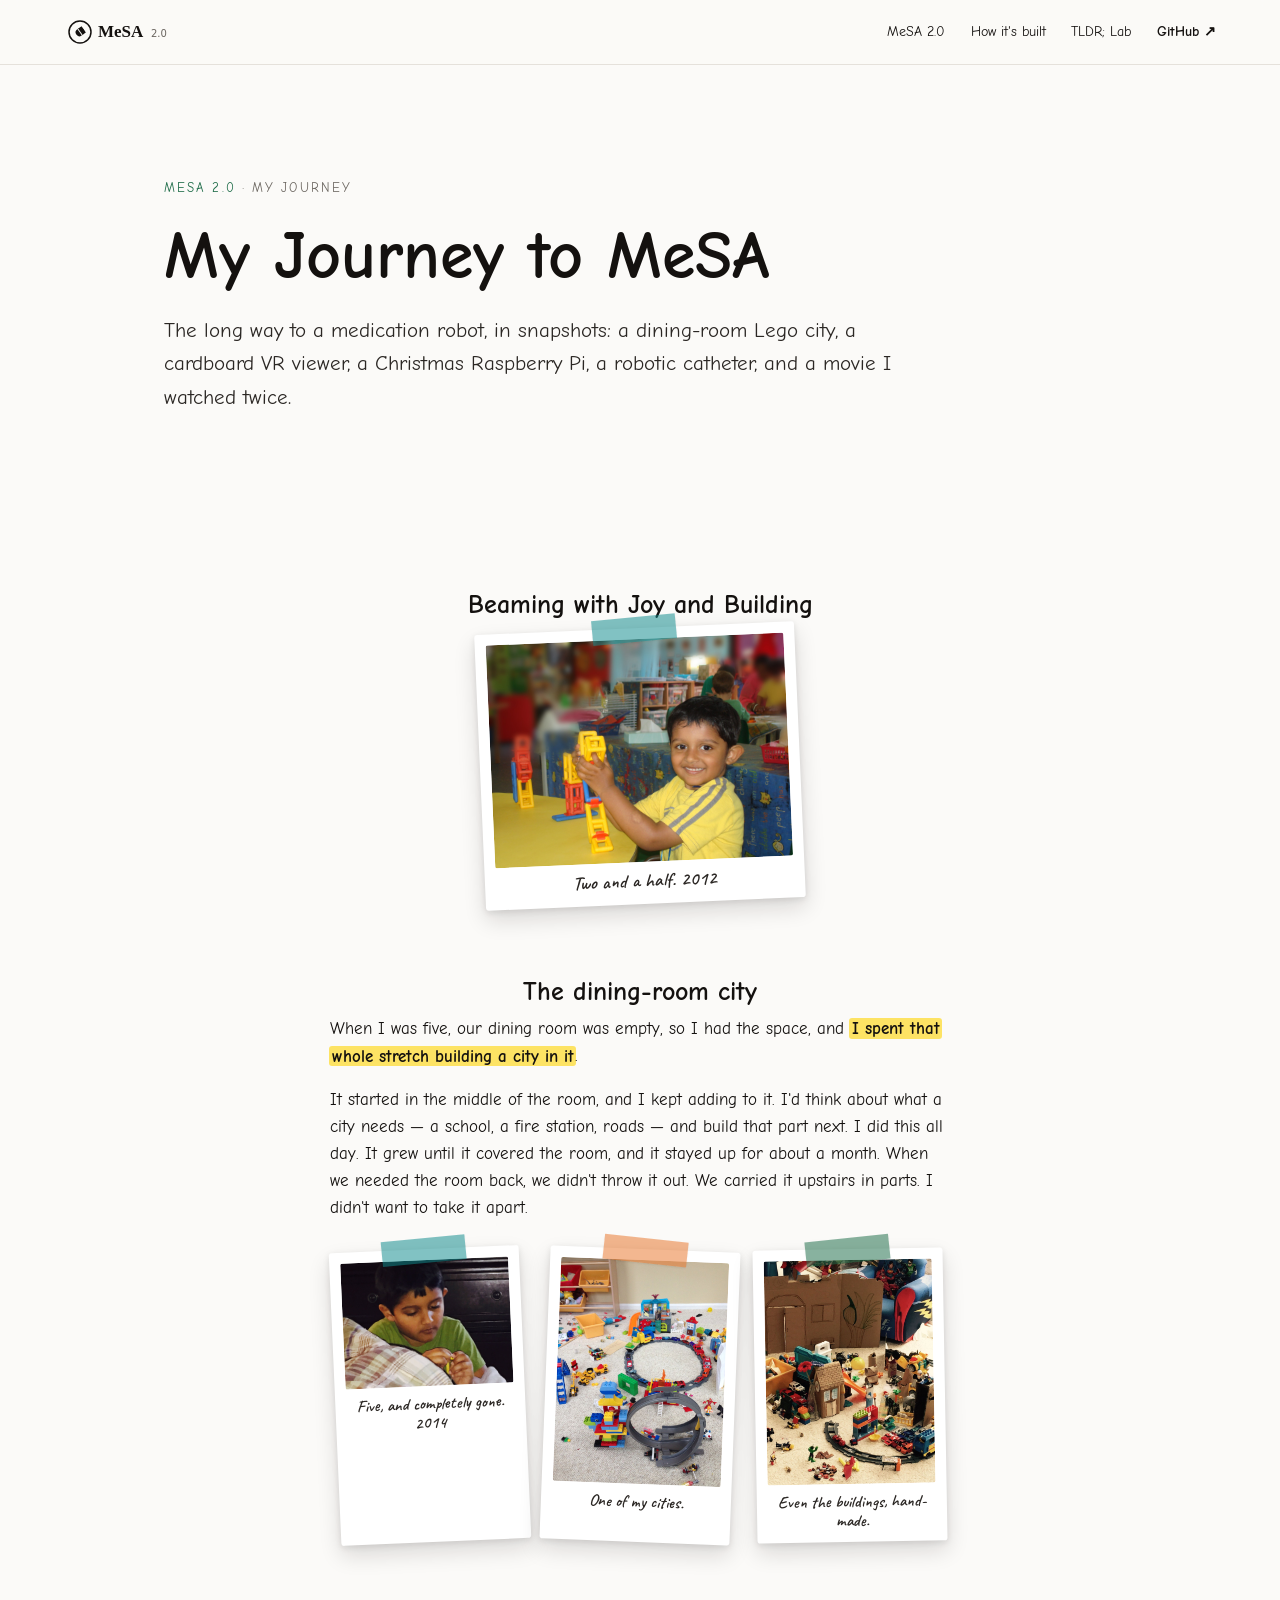
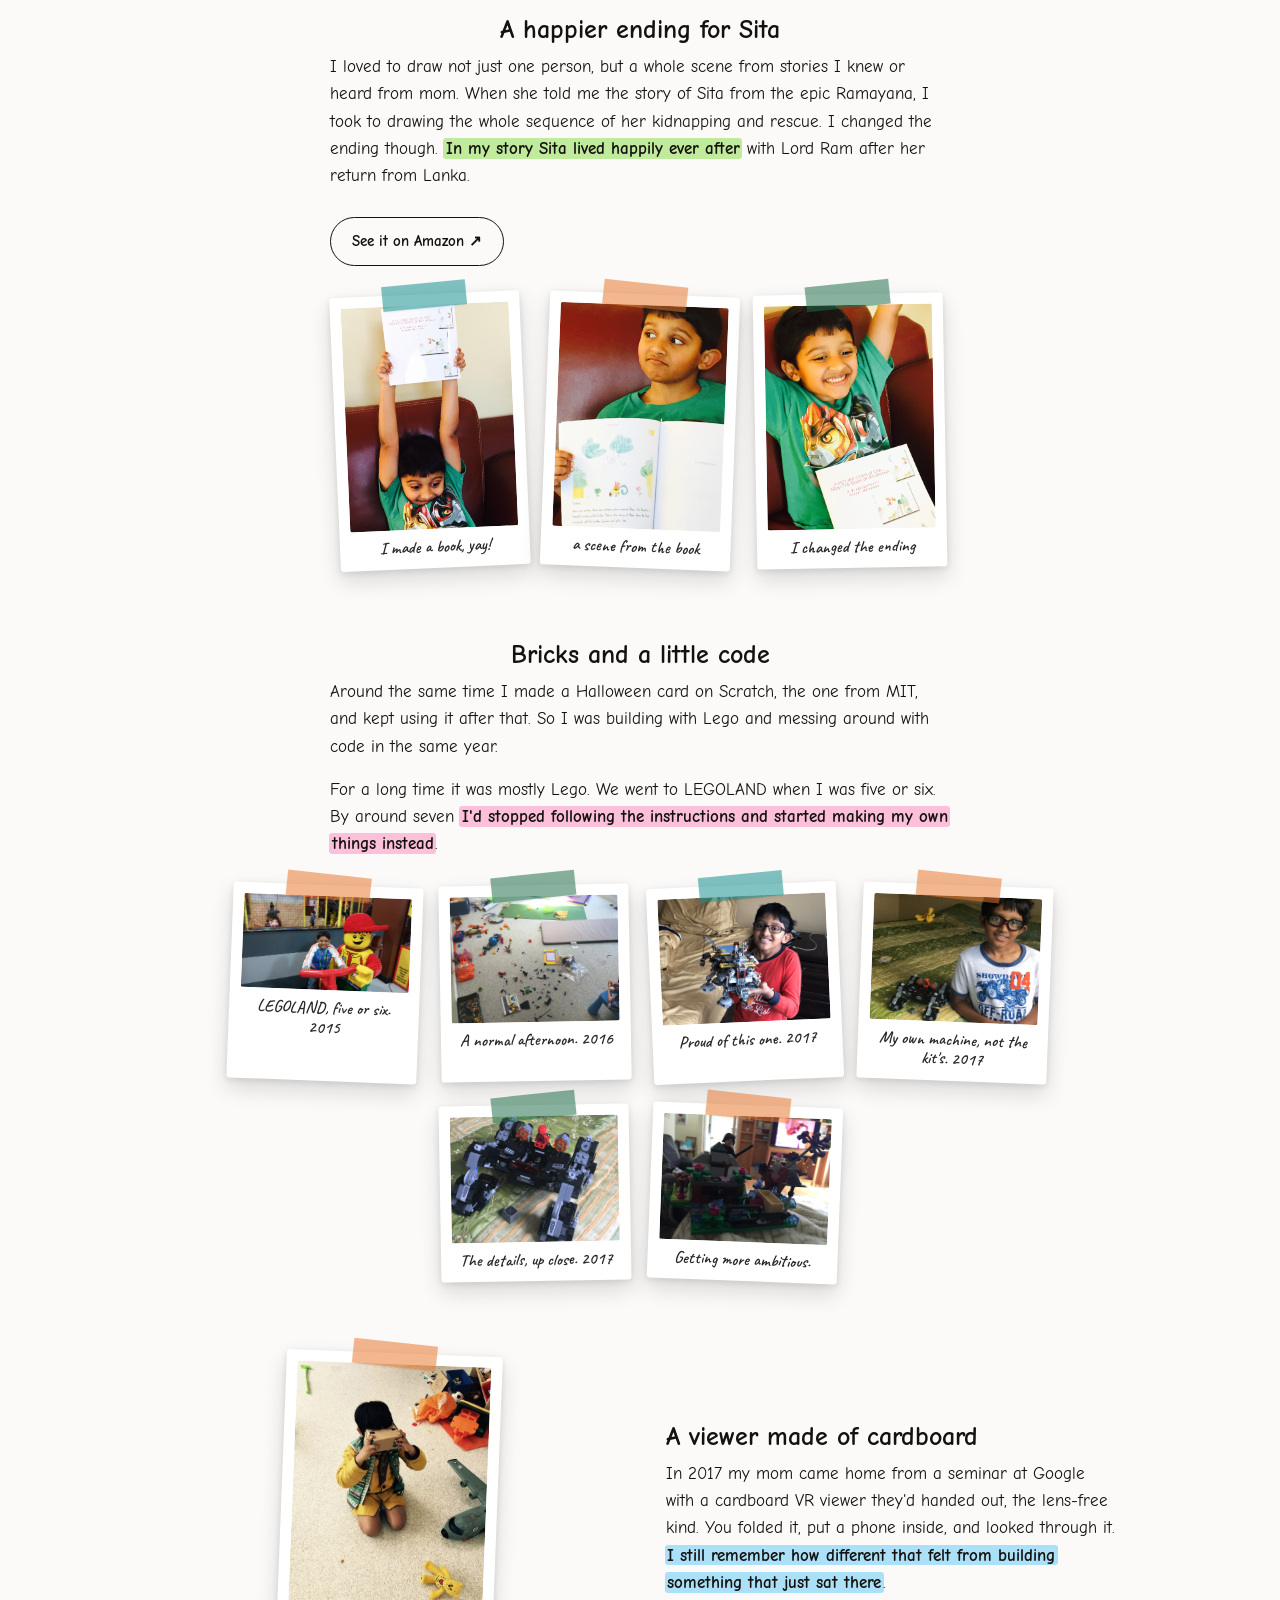
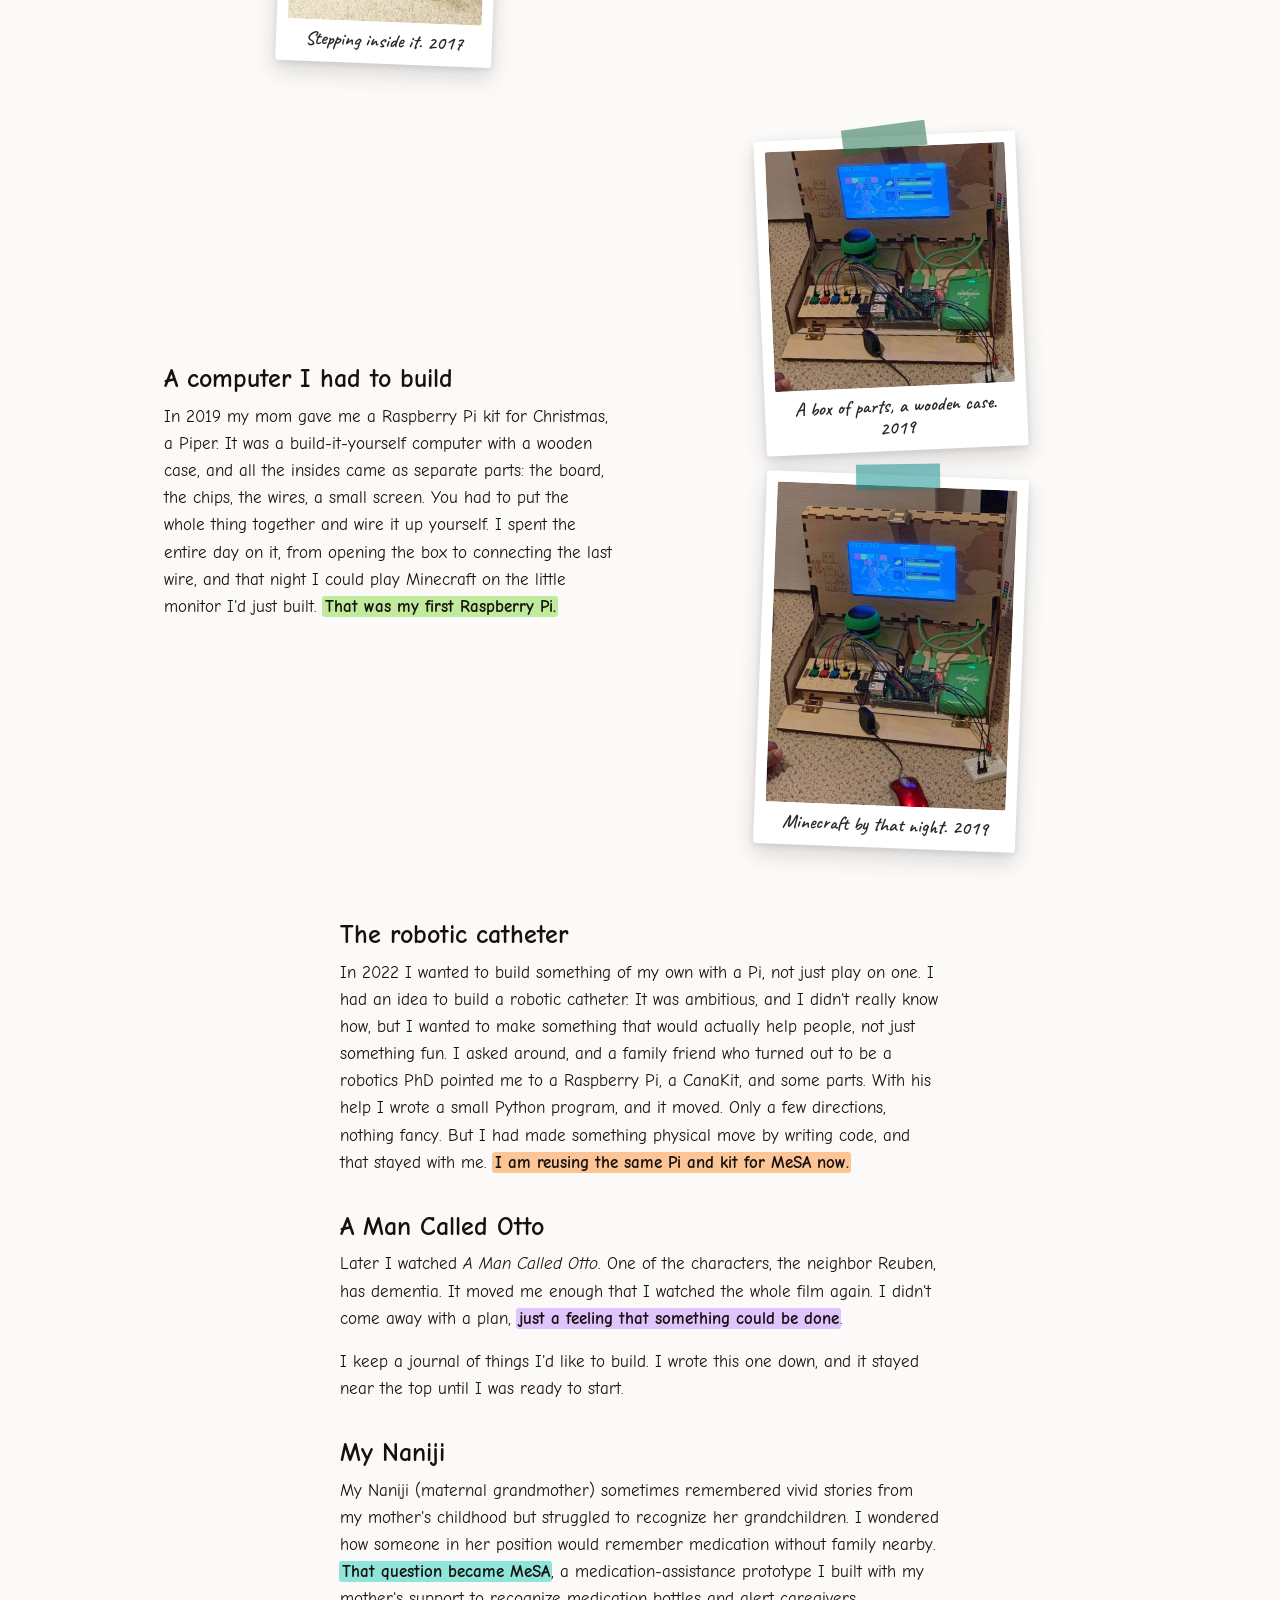
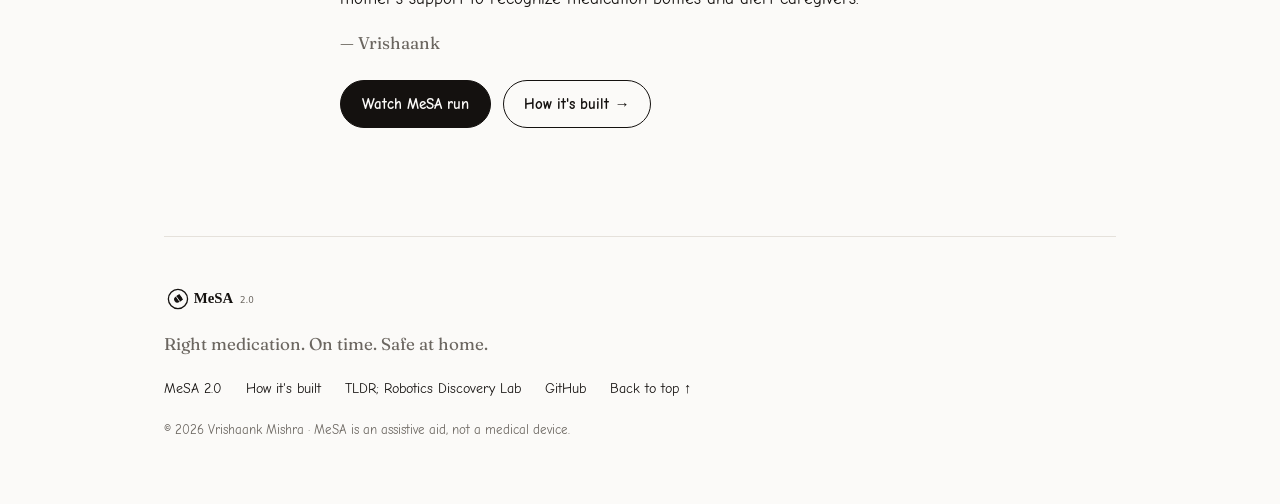
<file: story.html>
<!DOCTYPE html>
<html lang="en">
<head>
  <meta charset="UTF-8" />
  <meta name="viewport" content="width=device-width, initial-scale=1.0" />
  <title>My Journey to MeSA</title>
  <meta name="description" content="My journey to MeSA, in snapshots: a dining-room Lego city, a cardboard VR viewer, a Christmas Raspberry Pi, a robotic catheter, and a movie I watched twice." />

  <meta property="og:title" content="My Journey to MeSA" />
  <meta property="og:description" content="A Lego kid who kept wanting the things he built to do more." />
  <meta property="og:type" content="article" />
  <meta property="og:image" content="assets/story/story-2017-rover.jpg" />

  <link rel="icon" href="assets/favicon.svg" type="image/svg+xml" />
  <link rel="preconnect" href="https://fonts.googleapis.com" />
  <link rel="preconnect" href="https://fonts.gstatic.com" crossorigin />
  <link href="https://fonts.googleapis.com/css2?family=Caveat:wght@500;600;700&family=Comic+Neue:wght@400;700&family=Fraunces:opsz,wght@9..144,400;9..144,500;9..144,600&family=Inter:wght@400;500;600&display=swap" rel="stylesheet" />
  <link rel="stylesheet" href="styles.css?v=20261031" />
</head>
<body class="story-page">
  <header class="site-header">
    <a class="brand" href="index.html" aria-label="MeSA 2.0 home">
      <img src="assets/logo.svg" alt="MeSA 2.0" height="32" />
    </a>
    <nav class="nav">
      <a href="index.html">MeSA 2.0</a>
      <a href="architecture.html">How it's built</a>
      <a href="tldr.html">TLDR; Lab</a>
      <a class="nav-cta" href="https://github.com/VrishaankMishra/mesa-ai-robot" target="_blank" rel="noopener">GitHub ↗</a>
    </nav>
  </header>

  <main id="top">
    <!-- HERO -->
    <section class="hero">
      <p class="eyebrow"><a href="index.html">MeSA 2.0</a> · my journey</p>
      <h1>My Journey to MeSA</h1>
      <p class="lede">
        The long way to a medication robot, in snapshots: a dining-room Lego city, a cardboard
        VR viewer, a Christmas Raspberry Pi, a robotic catheter, and a movie I watched twice.
      </p>
    </section>

    <!-- ALBUM -->
    <section class="band album">

      <h2 class="chapter" style="text-align: center;">Beaming with Joy and Building</h2>
      <figure class="polaroid polaroid--l tape--teal album-lead">
        <img src="assets/story/story-2012-toddler.jpg" alt="Me as a toddler in a yellow striped shirt, smiling and holding up a tower I built from plastic construction links at nursery" loading="lazy" />
        <figcaption>Two and a half. 2012</figcaption>
      </figure>

      <!-- the city -->
      <div class="album-row album-gallery">
        <div class="album-text">
          <h2 class="chapter">The dining-room city</h2>
          <p>
            When I was five, our dining room was empty, so I had the
            space, and <mark class="hl hl-y">I spent that whole stretch building a city in it</mark>.
          </p>
          <p>
            It started in the middle of the room, and I kept adding to it. I'd think about what a
            city needs — a school, a fire station, roads — and build that part next. I did this all
            day. It grew until it covered the room, and it stayed up for about a month. When we
            needed the room back, we didn't throw it out. We carried it upstairs in parts. I didn't
            want to take it apart.
          </p>
        </div>
        <div class="album-photos">
          <figure class="polaroid polaroid--l tape--teal">
            <img src="assets/story/story-2014-focus.jpg" alt="Me as a young child in a green shirt, head down, concentrating on a small Lego piece" loading="lazy" />
            <figcaption>Five, and completely gone. 2014</figcaption>
          </figure>
          <figure class="polaroid polaroid--r tape--orange">
            <img src="assets/story/story-lego-city.jpg" alt="An elaborate toy city I built on the floor: Duplo and Lego buildings, a train on a looping track, cars, and figures" loading="lazy" />
            <figcaption>One of my cities.</figcaption>
          </figure>
          <figure class="polaroid polaroid--s tape--green">
            <img src="assets/story/story-town.jpg" alt="A detailed cardboard-and-toy town I built: hand-drawn cardboard buildings, a brick house, a train track, Duplo structures and figures" loading="lazy" />
            <figcaption>Even the buildings, hand-made.</figcaption>
          </figure>
        </div>
      </div>

      <!-- The Ramayana book -->
      <div class="album-row album-gallery">
        <div class="album-text">
          <h2 class="chapter">A happier ending for Sita</h2>
          <p>
            I loved to draw not just one person, but a whole scene from stories I knew or
            heard from mom. When she told me the story of Sita from the epic Ramayana, I took
            to drawing the whole sequence of her kidnapping and rescue. I changed the ending
            though. <mark class="hl hl-g">In my story Sita lived happily ever after</mark> with Lord Ram
            after her return from Lanka.
          </p>
          <div class="cta-row">
            <a class="btn btn-ghost" href="https://a.co/d/0d3f4xv7" target="_blank" rel="noopener">See it on Amazon ↗</a>
          </div>
        </div>
        <div class="album-photos">
          <figure class="polaroid polaroid--l tape--teal is-portrait">
            <img src="assets/story/story-ramayana-cover.jpg" alt="Me holding up the cover of my self-published book, 'A Picture Story of Sita — From the Book of Ramayana'" loading="lazy" />
            <figcaption>I made a book, yay!</figcaption>
          </figure>
          <figure class="polaroid polaroid--r tape--orange is-portrait">
            <img src="assets/story/story-ramayana-open.jpg" alt="Me holding the book open to one of its illustrated story pages" loading="lazy" />
            <figcaption>a scene from the book</figcaption>
          </figure>
          <figure class="polaroid polaroid--s tape--green is-portrait">
            <img src="assets/story/story-ramayana-proud.jpg" alt="Me grinning, holding up my finished book" loading="lazy" />
            <figcaption>I changed the ending</figcaption>
          </figure>
        </div>
      </div>

      <!-- Scratch + the Lego years -->
      <div class="album-row album-gallery">
        <div class="album-text">
          <h2 class="chapter">Bricks and a little code</h2>
          <p>
            Around the same time I made a Halloween card on Scratch, the one from MIT, and kept
            using it after that. So I was building with Lego and messing around with code in the
            same year.
          </p>
          <p>
            For a long time it was mostly Lego. We went to LEGOLAND when I was five or six. By around
            seven <mark class="hl hl-p">I'd stopped following the instructions and started making my own things instead</mark>.
          </p>
        </div>
        <div class="album-photos">
          <figure class="polaroid polaroid--r tape--orange">
            <img src="assets/story/story-2015-legoland.jpg" alt="Me grinning on a ride next to a giant Lego minifigure with a red cap at LEGOLAND" loading="lazy" />
            <figcaption>LEGOLAND, five or six. 2015</figcaption>
          </figure>
          <figure class="polaroid polaroid--s tape--green">
            <img src="assets/story/story-2016-floor.jpg" alt="Overhead view of a carpet covered in scattered Lego bricks, toys, and an open instruction booklet" loading="lazy" />
            <figcaption>A normal afternoon. 2016</figcaption>
          </figure>
          <figure class="polaroid polaroid--l tape--teal">
            <img src="assets/story/story-2017-build.jpg" alt="Me, older and in glasses, grinning and holding up a large, intricate multi-level Lego walker I built" loading="lazy" />
            <figcaption>Proud of this one. 2017</figcaption>
          </figure>
          <figure class="polaroid polaroid--r tape--orange">
            <img src="assets/story/story-2017-rover.jpg" alt="Me, a bit older and in glasses, next to a complex black-and-grey Lego machine with a red driver and orange turbines" loading="lazy" />
            <figcaption>My own machine, not the kit's. 2017</figcaption>
          </figure>
          <figure class="polaroid polaroid--s tape--green">
            <img src="assets/story/story-2017-mech.jpg" alt="Close-up of a detailed black-and-grey Lego Technic mech with tracks, a red minifigure driver and orange turbine pieces" loading="lazy" />
            <figcaption>The details, up close. 2017</figcaption>
          </figure>
          <figure class="polaroid polaroid--r tape--orange">
            <img src="assets/story/story-fantasy-build.jpg" alt="A detailed LEGO scene I built: a dark-haired minifigure on a stone structure with crystals, flowers, trees and a boat" loading="lazy" />
            <figcaption>Getting more ambitious.</figcaption>
          </figure>
        </div>
      </div>

      <!-- Cardboard -->
      <div class="album-row">
        <div class="album-text">
          <h2 class="chapter">A viewer made of cardboard</h2>
          <p>
            In 2017 my mom came home from a seminar at Google with a cardboard VR viewer they'd
            handed out, the lens-free kind. You folded it, put a phone inside, and looked through it.
            <mark class="hl hl-b">I still remember how different that felt from building something that just sat there</mark>.
          </p>
        </div>
        <div class="album-photos">
          <figure class="polaroid polaroid--r tape--orange is-portrait">
            <img src="assets/story/story-2017-cardboard-face.jpg" alt="Me as a child in festival clothes, holding a folded cardboard VR viewer up to my face and looking through it" loading="lazy" />
            <figcaption>Stepping inside it. 2017</figcaption>
          </figure>
        </div>
      </div>

      <!-- Piper -->
      <div class="album-row">
        <div class="album-text">
          <h2 class="chapter">A computer I had to build</h2>
          <p>
            In 2019 my mom gave me a Raspberry Pi kit for Christmas, a Piper. It was a
            build-it-yourself computer with a wooden case, and all the insides came as separate
            parts: the board, the chips, the wires, a small screen. You had to put the whole thing
            together and wire it up yourself. I spent the entire day on it, from opening the box to
            connecting the last wire, and that night I could play Minecraft on the little monitor I'd
            just built. <mark class="hl hl-g">That was my first Raspberry Pi.</mark>
          </p>
        </div>
        <div class="album-photos">
          <figure class="polaroid polaroid--l tape--green">
            <img src="assets/story/story-2019-piper-1.jpg" alt="The Piper computer: a laser-cut wooden case with a small screen showing the Minecraft menu, breadboard, colored buttons, jumper wires, and the Raspberry Pi board" loading="lazy" />
            <figcaption>A box of parts, a wooden case. 2019</figcaption>
          </figure>
          <figure class="polaroid polaroid--r tape--teal">
            <img src="assets/story/story-2019-piper-2.jpg" alt="The Piper computer from another angle, open, with the Minecraft screen lit and the wiring and Raspberry Pi visible inside the wooden case" loading="lazy" />
            <figcaption>Minecraft by that night. 2019</figcaption>
          </figure>
        </div>
      </div>

      <!-- closing -->
      <div class="album-close">
        <h2 class="chapter">The robotic catheter</h2>
        <p>
          In 2022 I wanted to build something of my own with a Pi, not just play on one. I had an
          idea to build a robotic catheter. It was ambitious, and I didn't really know how, but I
          wanted to make something that would actually help people, not just something fun. I asked
          around, and a family friend who turned out to be a robotics PhD pointed me to a Raspberry
          Pi, a CanaKit, and some parts. With his help I wrote a small Python program, and it moved.
          Only a few directions, nothing fancy. But I had made something physical move by writing
          code, and that stayed with me. <mark class="hl hl-o">I am reusing the same Pi and kit for MeSA now.</mark>
        </p>
        <h2 class="chapter">A Man Called Otto</h2>
        <p>
          Later I watched <em>A Man Called Otto</em>. One of the characters, the neighbor Reuben,
          has dementia. It moved me enough that I watched the whole film again. I didn't come away
          with a plan, <mark class="hl hl-v">just a feeling that something could be done</mark>.
        </p>
        <p>
          I keep a journal of things I'd like to build. I wrote this one down, and it stayed near
          the top until I was ready to start.
        </p>
        <h2 class="chapter">My Naniji</h2>
        <p>
          My Naniji (maternal grandmother) sometimes remembered vivid stories from my mother's
          childhood but struggled to recognize her grandchildren. I wondered how someone in her
          position would remember medication without family nearby. <mark class="hl hl-t">That question became MeSA</mark>, a
          medication-assistance prototype I built with my mother's support to recognize medication
          bottles and alert caregivers.
        </p>
        <p class="byline">— Vrishaank</p>
        <div class="cta-row">
          <a class="btn btn-primary" href="index.html#demo">Watch MeSA run</a>
          <a class="btn btn-ghost" href="architecture.html">How it's built →</a>
        </div>
      </div>
    </section>
  </main>

  <footer class="site-footer">
    <div class="footer-brand">
      <img src="assets/logo.svg" alt="MeSA 2.0" height="28" />
      <p>Right medication. On time. Safe at home.</p>
    </div>
    <nav class="footer-links">
      <a href="index.html">MeSA 2.0</a>
      <a href="architecture.html">How it's built</a>
      <a href="tldr.html">TLDR; Robotics Discovery Lab</a>
      <a href="https://github.com/VrishaankMishra/mesa-ai-robot" target="_blank" rel="noopener">GitHub</a>
      <a href="#top">Back to top ↑</a>
    </nav>
    <p class="fineprint">© <span id="year"></span> Vrishaank Mishra · MeSA is an assistive aid, not a medical device.</p>
  </footer>

  <script>
    document.getElementById("year").textContent = new Date().getFullYear();
  </script>
</body>
</html>
</file>
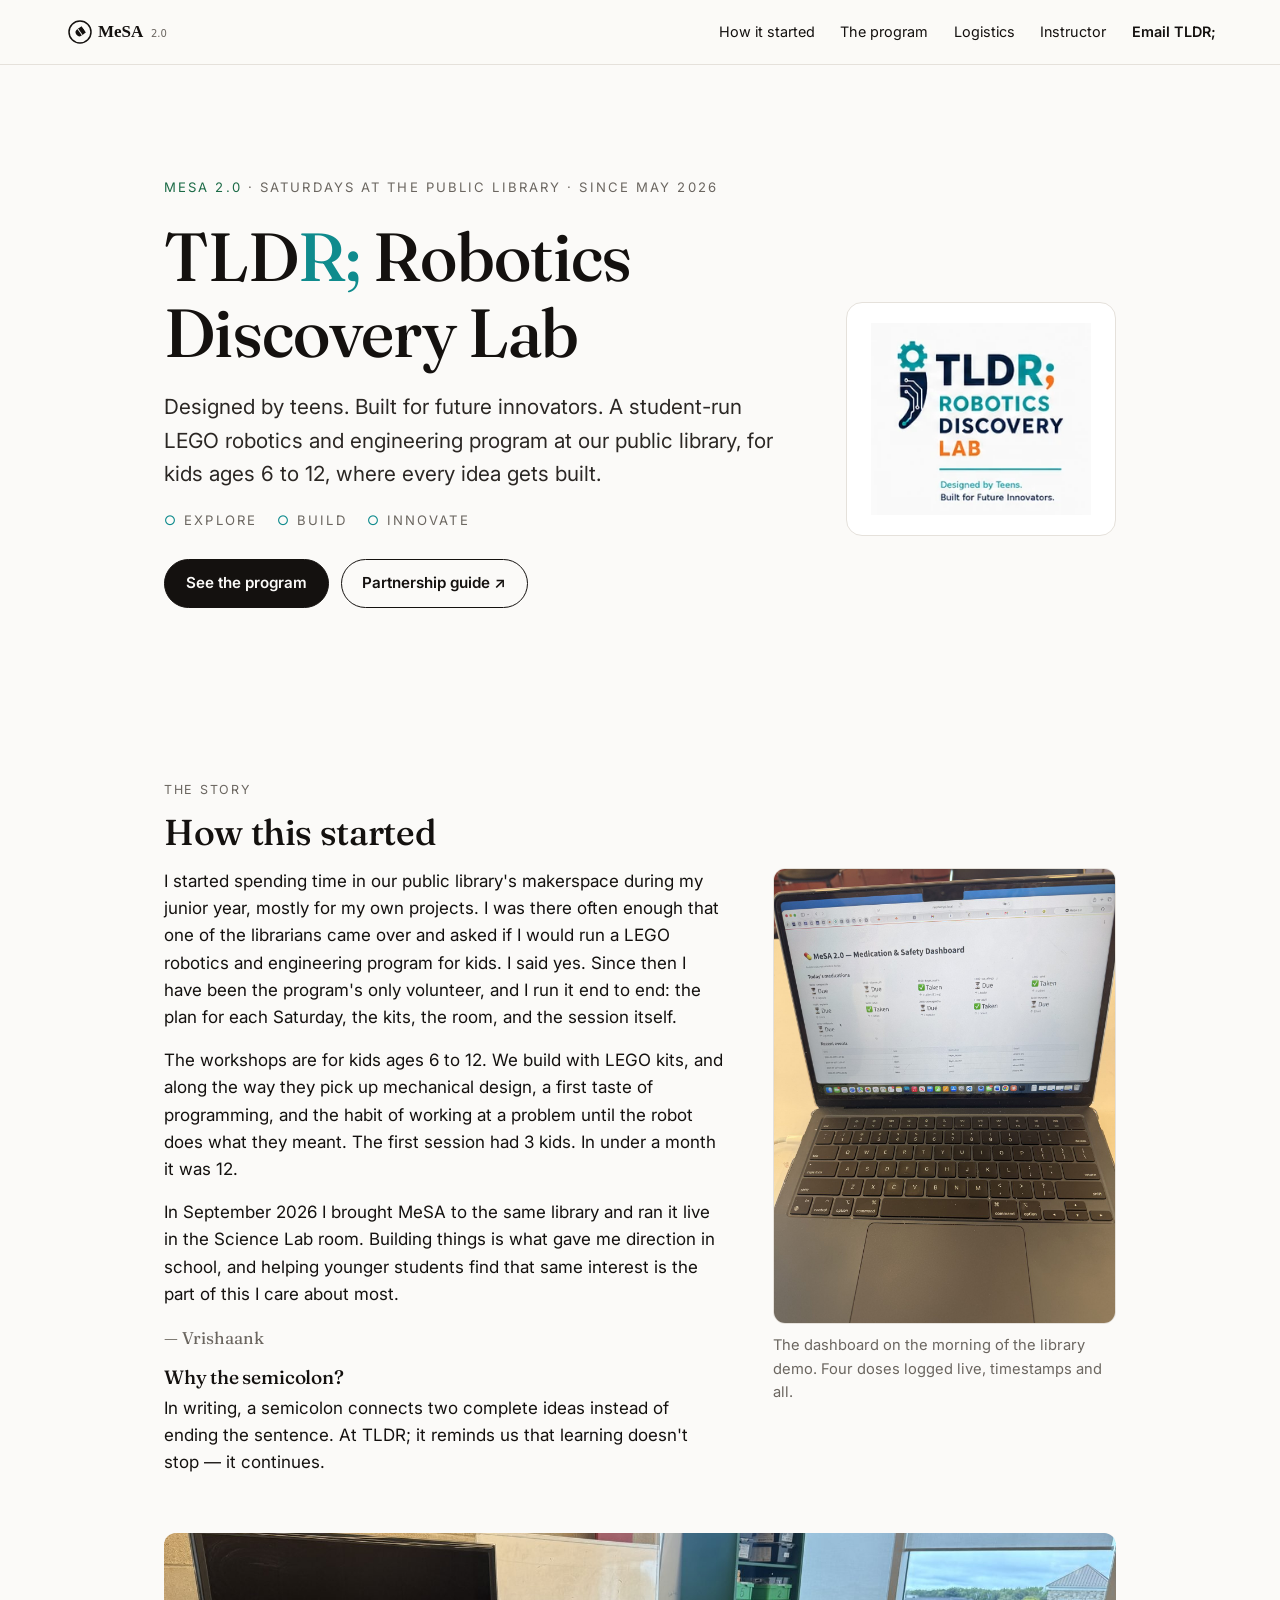
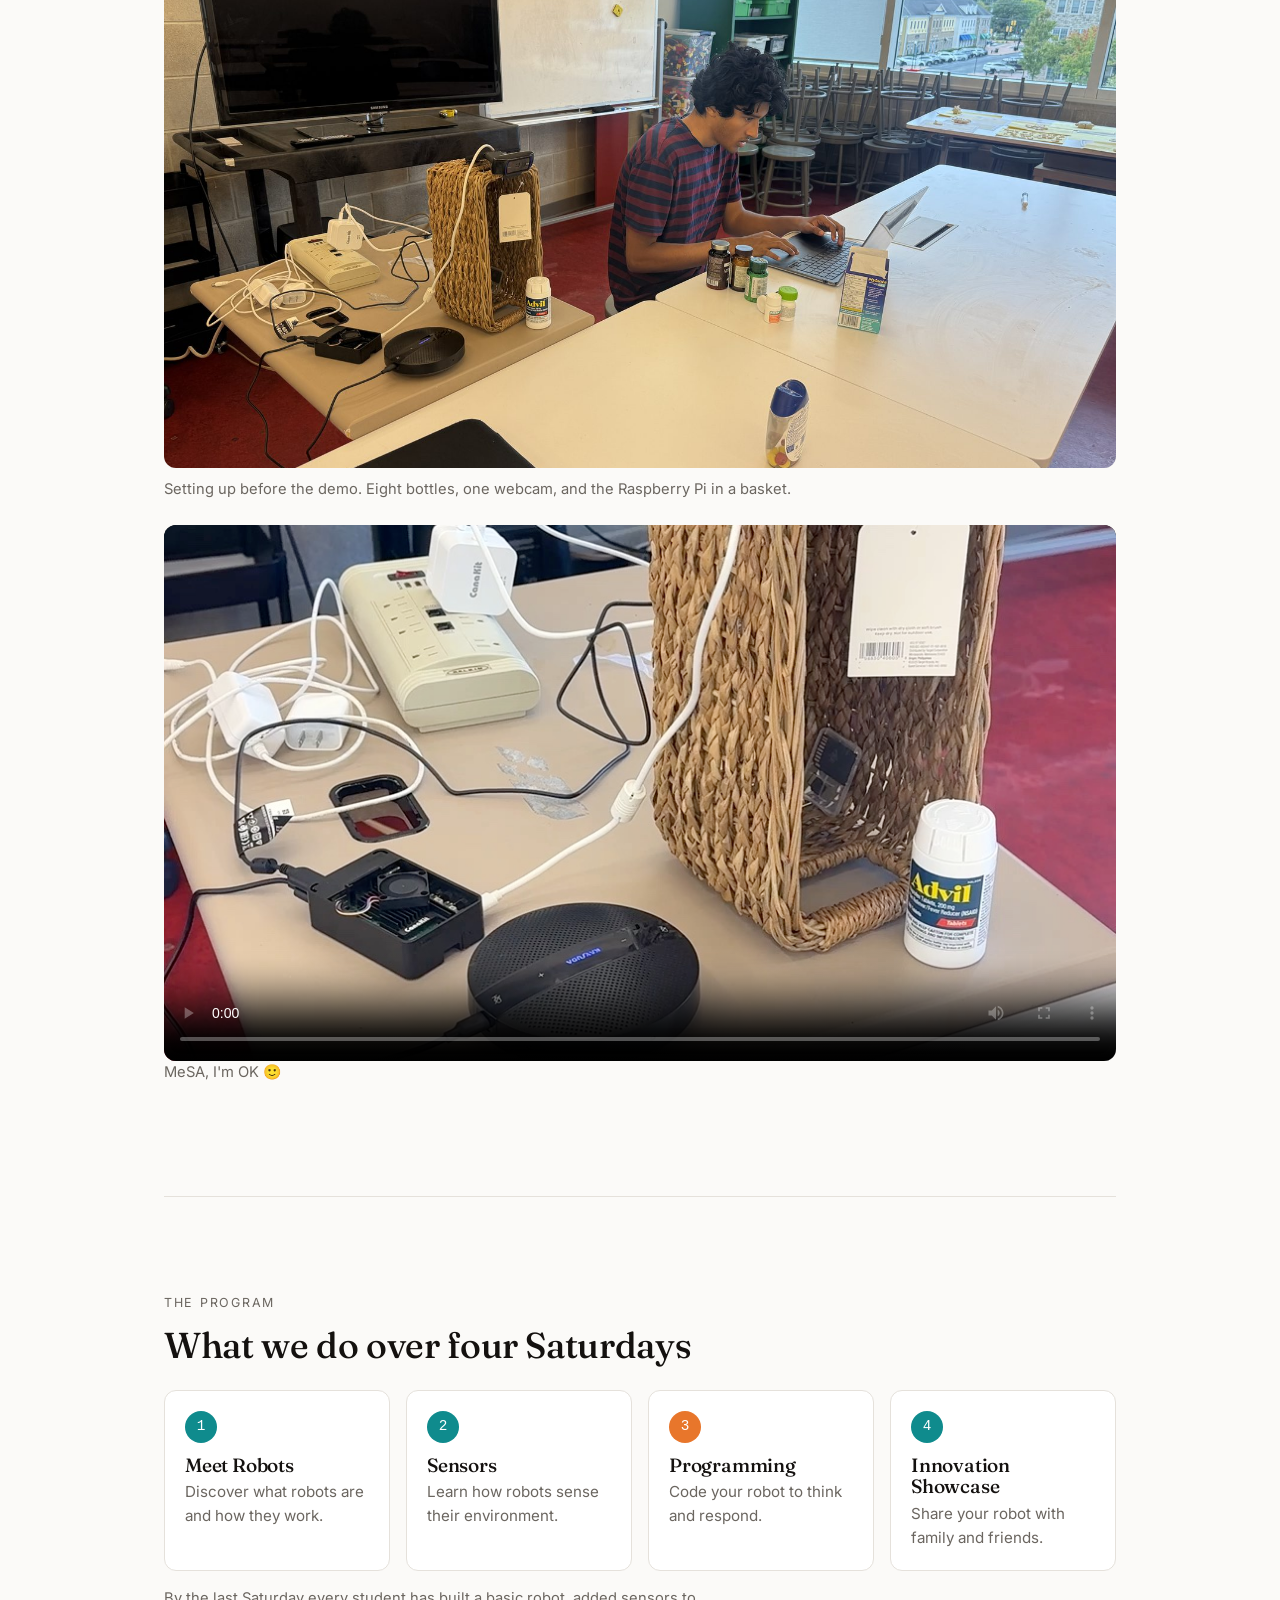
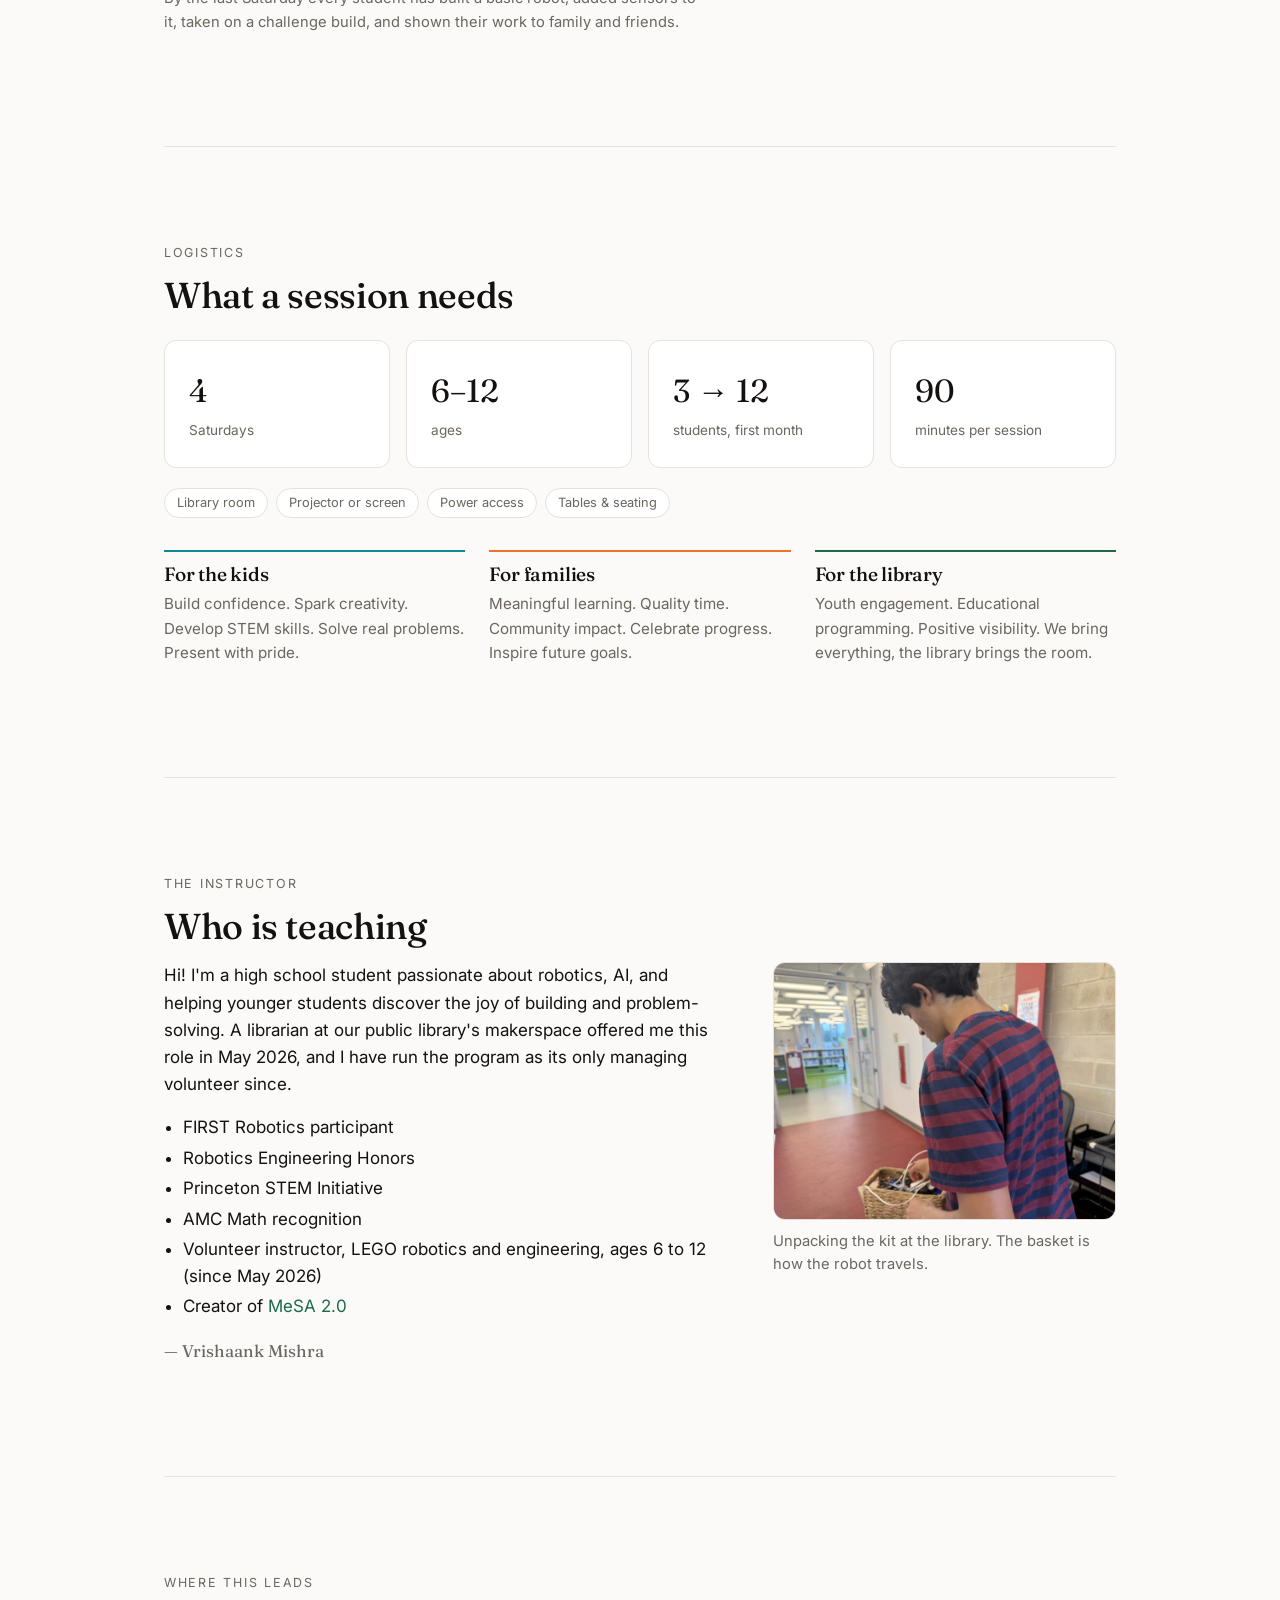
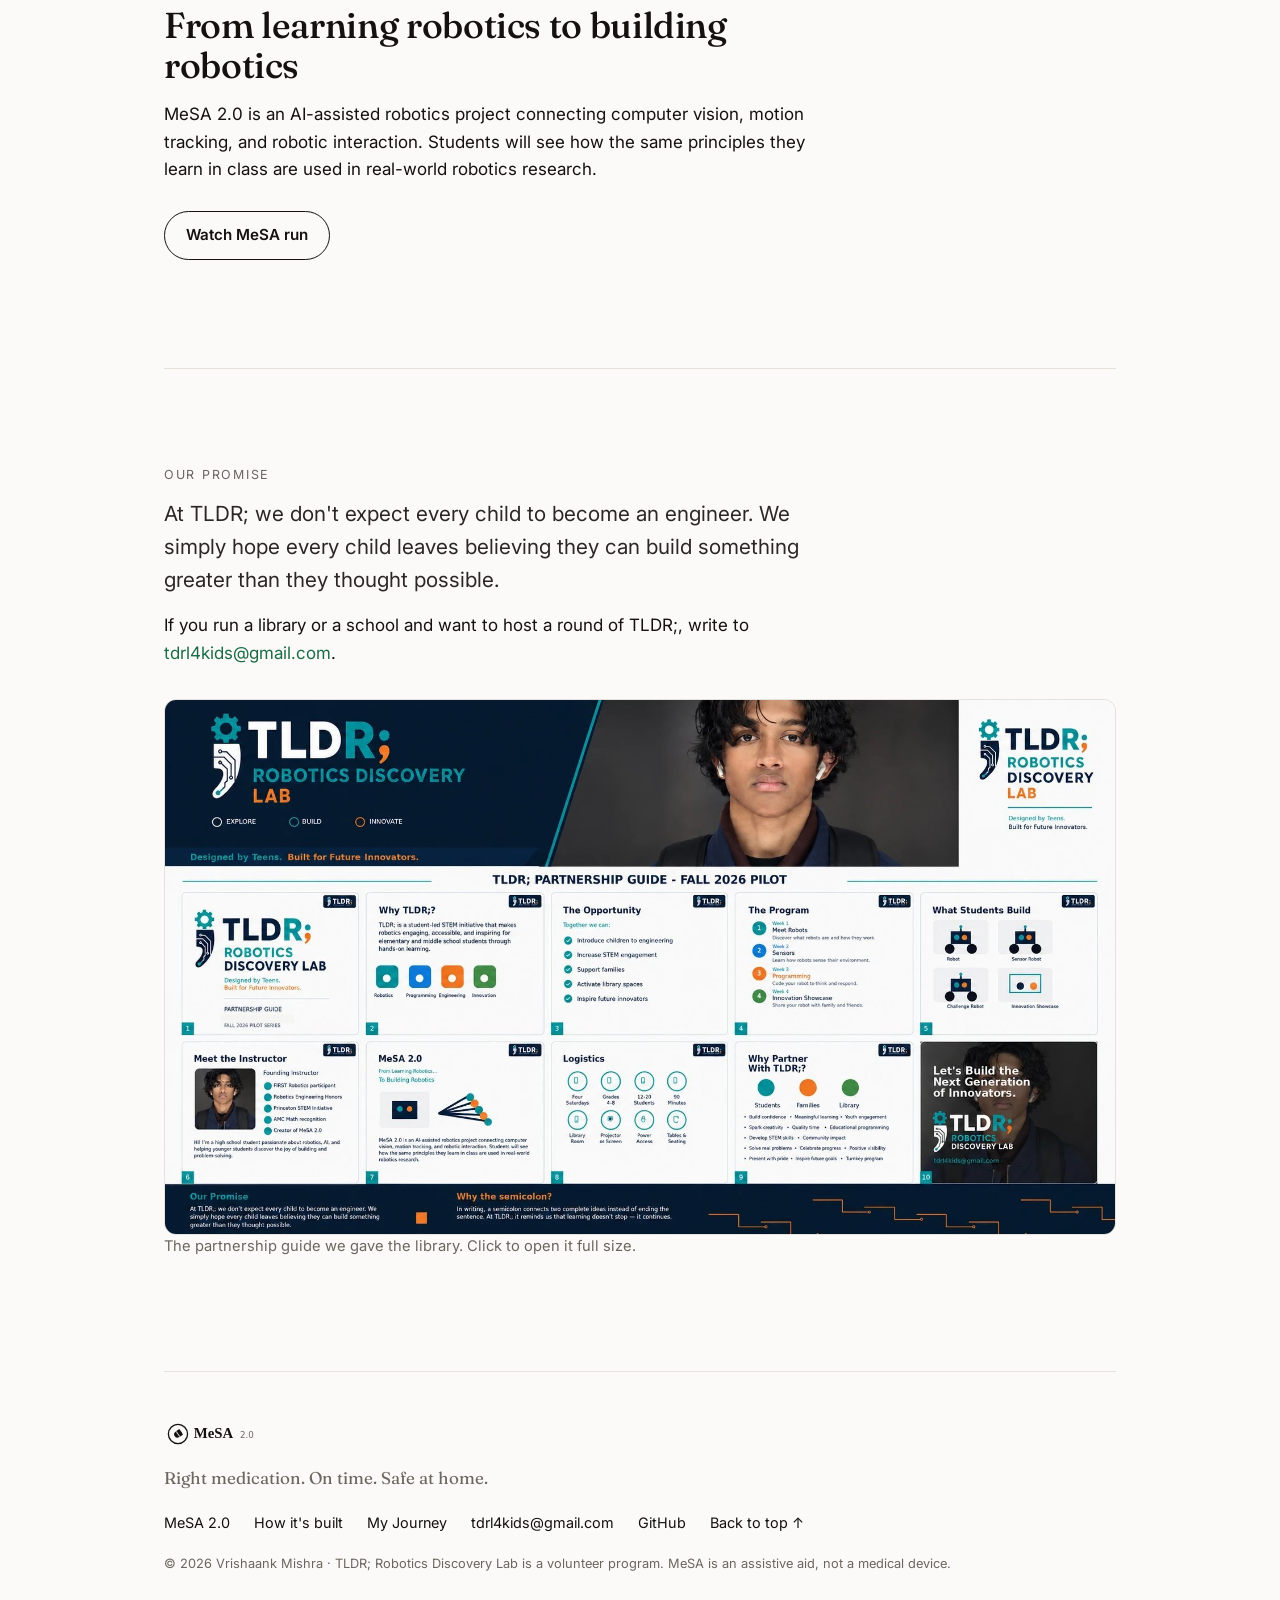
<file: tldr.html>
<!DOCTYPE html>
<html lang="en">
<head>
  <meta charset="UTF-8" />
  <meta name="viewport" content="width=device-width, initial-scale=1.0" />
  <title>TLDR; Robotics Discovery Lab — a MeSA 2.0 project</title>
  <meta name="description" content="TLDR; Robotics Discovery Lab is a hands-on LEGO robotics and engineering program for kids ages 6 to 12, run by a high school volunteer at the local public library on Saturdays." />

  <meta property="og:title" content="TLDR; Robotics Discovery Lab" />
  <meta property="og:description" content="Designed by teens. Built for future innovators. Four Saturdays of robotics at the public library." />
  <meta property="og:type" content="website" />
  <meta property="og:image" content="assets/tldr/library-room-wide.jpg" />

  <link rel="icon" href="assets/favicon.svg" type="image/svg+xml" />
  <link rel="preconnect" href="https://fonts.googleapis.com" />
  <link rel="preconnect" href="https://fonts.gstatic.com" crossorigin />
  <link href="https://fonts.googleapis.com/css2?family=Fraunces:opsz,wght@9..144,400;9..144,500;9..144,600&family=Inter:wght@400;500;600&display=swap" rel="stylesheet" />
  <link rel="stylesheet" href="styles.css?v=20261031" />
</head>
<body class="tldr-page">
  <header class="site-header">
    <a class="brand" href="index.html" aria-label="MeSA 2.0 home">
      <img src="assets/logo.svg" alt="MeSA 2.0" height="32" />
    </a>
    <nav class="nav">
      <a href="#story">How it started</a>
      <a href="#program">The program</a>
      <a href="#logistics">Logistics</a>
      <a href="#instructor">Instructor</a>
      <a class="nav-cta" href="mailto:tdrl4kids@gmail.com">Email TLDR;</a>
    </nav>
  </header>

  <main id="top">
    <!-- HERO -->
    <section class="hero tldr-hero">
      <p class="eyebrow"><a href="index.html">MeSA 2.0</a> · Saturdays at the public library · since May 2026</p>
      <div class="tldr-hero-grid">
        <div>
          <h1>TLD<span class="tldr-r">R;</span> Robotics Discovery Lab</h1>
          <p class="lede">
            Designed by teens. Built for future innovators. A student-run LEGO robotics and
            engineering program at our public library, for kids ages 6 to 12, where every
            idea gets built.
          </p>
          <p class="tldr-triad"><span>Explore</span><span>Build</span><span>Innovate</span></p>
          <div class="cta-row">
            <a class="btn btn-primary" href="#program">See the program</a>
            <a class="btn btn-ghost" href="assets/tldr/partnership-guide.jpg" target="_blank" rel="noopener">Partnership guide ↗</a>
          </div>
        </div>
        <figure class="tldr-logo-card">
          <img src="assets/tldr/tldr-logo-crop.png" alt="TLDR; Robotics Discovery Lab" width="268" height="233" />
        </figure>
      </div>
    </section>

    <!-- STORY -->
    <section class="band" id="story">
      <p class="section-label">The story</p>
      <h2>How this started</h2>
      <div class="tldr-story">
        <div class="col-narrow">
          <p>
            I started spending time in our public library's makerspace during my junior year,
            mostly for my own projects. I was there often enough that one of the
            librarians came over and asked if I would run a LEGO robotics and engineering
            program for kids. I said yes. Since then I have been the program's only
            volunteer, and I run it end to end: the plan for each Saturday, the kits, the
            room, and the session itself.
          </p>
          <p>
            The workshops are for kids ages 6 to 12. We build with LEGO kits, and along the
            way they pick up mechanical design, a first taste of programming, and the habit
            of working at a problem until the robot does what they meant. The first session
            had 3 kids. In under a month it was 12.
          </p>
          <p>
            In September 2026 I brought MeSA to the same library and ran it live in the
            Science Lab room. Building things is what gave me direction in school, 
            and helping younger students find that same interest
            is the part of this I care about most.
          </p>
          <p class="byline">— Vrishaank</p>
          <h3>Why the semicolon?</h3>
          <p>
            In writing, a semicolon connects two complete ideas instead of ending the
            sentence. At TLDR; it reminds us that learning doesn't stop — it continues.
          </p>
        </div>
        <figure class="tldr-photo">
          <img src="assets/tldr/library-dashboard.jpg" alt="The MeSA dashboard on a laptop at the library, with four taken doses logged" loading="lazy" />
          <figcaption class="caption">The dashboard on the morning of the library demo. Four doses logged live, timestamps and all.</figcaption>
        </figure>
      </div>
      <figure class="tldr-photo-wide">
        <img src="assets/tldr/library-room-wide.jpg" alt="Setting up the MeSA demo table in the library room" loading="lazy" />
        <figcaption class="caption">Setting up before the demo. Eight bottles, one webcam, and the Raspberry Pi in a basket.</figcaption>
      </figure>
      <figure class="video-frame" style="margin-top:1.5rem;">
        <video controls preload="metadata" playsinline poster="assets/tldr/library-demo-poster.jpg" style="width:100%;aspect-ratio:16/9;border-radius:12px;display:block;background:#111;">
          <source src="assets/tldr/library-demo.mp4" type="video/mp4" />
        </video>
        <figcaption class="caption">MeSA, I'm OK 🙂</figcaption>
      </figure>
    </section>

    <!-- PROGRAM -->
    <section class="band" id="program">
      <p class="section-label">The program</p>
      <h2>What we do over four Saturdays</h2>
      <ol class="tldr-weeks">
        <li>
          <span class="tldr-week-num">1</span>
          <h3>Meet Robots</h3>
          <p>Discover what robots are and how they work.</p>
        </li>
        <li>
          <span class="tldr-week-num">2</span>
          <h3>Sensors</h3>
          <p>Learn how robots sense their environment.</p>
        </li>
        <li>
          <span class="tldr-week-num tldr-week-num--accent">3</span>
          <h3>Programming</h3>
          <p>Code your robot to think and respond.</p>
        </li>
        <li>
          <span class="tldr-week-num">4</span>
          <h3>Innovation Showcase</h3>
          <p>Share your robot with family and friends.</p>
        </li>
      </ol>
      <p class="caption col-narrow">
        By the last Saturday every student has built a basic robot, added sensors to it, taken
        on a challenge build, and shown their work to family and friends.
      </p>
    </section>

    <!-- LOGISTICS -->
    <section class="band" id="logistics">
      <p class="section-label">Logistics</p>
      <h2>What a session needs</h2>
      <div class="stats tldr-stats">
        <div class="stat"><span class="stat-num">4</span><span class="stat-label">Saturdays</span></div>
        <div class="stat"><span class="stat-num">6–12</span><span class="stat-label">ages</span></div>
        <div class="stat"><span class="stat-num">3 → 12</span><span class="stat-label">students, first month</span></div>
        <div class="stat"><span class="stat-num">90</span><span class="stat-label">minutes per session</span></div>
      </div>
      <ul class="tech-tags">
        <li>Library room</li>
        <li>Projector or screen</li>
        <li>Power access</li>
        <li>Tables &amp; seating</li>
      </ul>
      <div class="tldr-why">
        <div>
          <h3>For the kids</h3>
          <p>Build confidence. Spark creativity. Develop STEM skills. Solve real problems. Present with pride.</p>
        </div>
        <div>
          <h3>For families</h3>
          <p>Meaningful learning. Quality time. Community impact. Celebrate progress. Inspire future goals.</p>
        </div>
        <div>
          <h3>For the library</h3>
          <p>Youth engagement. Educational programming. Positive visibility. We bring everything, the library brings the room.</p>
        </div>
      </div>
    </section>

    <!-- INSTRUCTOR -->
    <section class="band" id="instructor">
      <p class="section-label">The instructor</p>
      <h2>Who is teaching</h2>
      <div class="tldr-story">
        <div class="col-narrow">
          <p>
            Hi! I'm a high school student passionate about robotics, AI, and helping younger
            students discover the joy of building and problem-solving. A librarian at our
            public library's makerspace offered me this role in May 2026, and I have run the
            program as its only managing volunteer since.
          </p>
          <ul class="tldr-creds">
            <li>FIRST Robotics participant</li>
            <li>Robotics Engineering Honors</li>
            <li>Princeton STEM Initiative</li>
            <li>AMC Math recognition</li>
            <li>Volunteer instructor, LEGO robotics and engineering, ages 6 to 12 (since May 2026)</li>
            <li>Creator of <a href="index.html">MeSA 2.0</a></li>
          </ul>
          <p class="byline">— Vrishaank Mishra</p>
        </div>
        <figure class="tldr-photo">
          <img src="assets/tldr/library-setup-basket.jpg" alt="Vrishaank unpacking the robot kit from a basket at the library" loading="lazy" />
          <figcaption class="caption">Unpacking the kit at the library. The basket is how the robot travels.</figcaption>
        </figure>
      </div>
    </section>

    <!-- MESA LINK -->
    <section class="band" id="mesa">
      <div class="col-narrow">
        <p class="section-label">Where this leads</p>
        <h2>From learning robotics to building robotics</h2>
        <p>
          MeSA 2.0 is an AI-assisted robotics project connecting computer vision, motion
          tracking, and robotic interaction. Students will see how the same principles they
          learn in class are used in real-world robotics research.
        </p>
        <div class="cta-row">
          <a class="btn btn-ghost" href="index.html#demo">Watch MeSA run</a>
        </div>
      </div>
    </section>

    <!-- PROMISE -->
    <section class="band" id="promise">
      <div class="col-narrow">
        <p class="section-label">Our promise</p>
        <p class="lede">
          At TLDR; we don't expect every child to become an engineer. We simply hope every
          child leaves believing they can build something greater than they thought possible.
        </p>
        <p>
          If you run a library or a school and want to host a round of TLDR;, write to
          <a href="mailto:tdrl4kids@gmail.com">tdrl4kids@gmail.com</a>.
        </p>
      </div>
      <figure class="video-frame" style="margin-top:2rem;">
        <a href="assets/tldr/partnership-guide.jpg" target="_blank" rel="noopener">
          <img src="assets/tldr/partnership-guide.jpg" alt="The TLDR; partnership guide, Fall 2026 pilot: ten cards covering the program, logistics, the instructor and why to partner" style="width:100%;border-radius:12px;display:block;border:1px solid var(--hairline);" loading="lazy" />
        </a>
        <figcaption class="caption">The partnership guide we gave the library. Click to open it full size.</figcaption>
      </figure>
    </section>
  </main>

  <footer class="site-footer">
    <div class="footer-brand">
      <img src="assets/logo.svg" alt="MeSA 2.0" height="28" />
      <p>Right medication. On time. Safe at home.</p>
    </div>
    <nav class="footer-links">
      <a href="index.html">MeSA 2.0</a>
      <a href="architecture.html">How it's built</a>
      <a href="story.html">My Journey</a>
      <a href="mailto:tdrl4kids@gmail.com">tdrl4kids@gmail.com</a>
      <a href="https://github.com/VrishaankMishra/mesa-ai-robot" target="_blank" rel="noopener">GitHub</a>
      <a href="#top">Back to top ↑</a>
    </nav>
    <p class="fineprint">© <span id="year"></span> Vrishaank Mishra · TLDR; Robotics Discovery Lab is a volunteer program. MeSA is an assistive aid, not a medical device.</p>
  </footer>

  <script>
    document.getElementById("year").textContent = new Date().getFullYear();
  </script>
</body>
</html>
</file>
<file: styles.css>
/* MeSA 2.0 — minimal portfolio. Near-monochrome, typography-led. See BRAND.md. */

:root {
  --ink: #14110F;
  --paper: #FBFAF8;
  --muted: #6B6660;
  --hairline: #E5E1DB;
  --accent: #1C6B47;
  --alert: #B23A2E;

  --serif: "Fraunces", Georgia, "Times New Roman", serif;
  --sans: "Inter", system-ui, -apple-system, sans-serif;
  --mono: ui-monospace, SFMono-Regular, Menlo, monospace;

  --maxw: 1080px;
  --gutter: clamp(1.25rem, 5vw, 4rem);
}

* { box-sizing: border-box; }

html { scroll-behavior: smooth; }

body {
  margin: 0;
  background: var(--paper);
  color: var(--ink);
  font-family: var(--sans);
  font-size: 1.0625rem;
  line-height: 1.6;
  -webkit-font-smoothing: antialiased;
}

h1, h2, h3 { font-family: var(--serif); font-weight: 500; line-height: 1.12; letter-spacing: -0.01em; }
h2 { font-size: clamp(1.6rem, 3.5vw, 2.25rem); margin: 0 0 1rem; }
h3 { font-size: 1.2rem; margin: 0 0 0.4rem; }
p { margin: 0 0 1rem; }
a { color: var(--accent); text-decoration: none; }
a:hover { text-decoration: underline; }
strong { font-weight: 600; }

/* ---------- header ---------- */
.site-header {
  position: sticky; top: 0; z-index: 10;
  display: flex; align-items: center; justify-content: space-between;
  padding: 1rem var(--gutter);
  background: color-mix(in srgb, var(--paper) 88%, transparent);
  backdrop-filter: saturate(180%) blur(8px);
  border-bottom: 1px solid var(--hairline);
}
.brand { display: inline-flex; }
.nav { display: flex; gap: clamp(0.75rem, 2vw, 1.75rem); align-items: center; }
.nav a { color: var(--ink); font-size: 0.9rem; }
.nav a:hover { color: var(--accent); text-decoration: none; }
.nav-cta { font-weight: 600; }
@media (max-width: 640px) { .nav a:not(.nav-cta) { display: none; } }

/* ---------- layout ---------- */
main { max-width: var(--maxw); margin: 0 auto; padding: 0 var(--gutter); }
.band { padding: clamp(3rem, 8vw, 6rem) 0; border-bottom: 1px solid var(--hairline); }
.col-narrow { max-width: 60ch; }
.section-label {
  font-size: 0.78rem; text-transform: uppercase; letter-spacing: 0.14em;
  color: var(--muted); margin: 0 0 0.75rem;
}
.eyebrow {
  font-size: 0.82rem; text-transform: uppercase; letter-spacing: 0.16em; color: var(--muted);
  margin: 0 0 1.25rem;
}
.caption { color: var(--muted); font-size: 0.92rem; }
.disclaimer { color: var(--muted); font-size: 0.85rem; font-style: italic; }

/* ---------- hero ---------- */
.hero { padding: clamp(3.5rem, 10vw, 7rem) 0 clamp(2.5rem, 6vw, 4rem); }
.hero h1 { font-size: clamp(2.5rem, 7vw, 4.25rem); margin: 0 0 1.25rem; }
.lede { font-size: clamp(1.05rem, 2.2vw, 1.3rem); max-width: 56ch; color: #2b2724; }
.cta-row { display: flex; gap: 0.75rem; flex-wrap: wrap; margin: 1.75rem 0 0.75rem; }
.btn {
  display: inline-block; padding: 0.7rem 1.3rem; border-radius: 999px;
  font-size: 0.95rem; font-weight: 600; border: 1px solid var(--ink); transition: all 0.15s ease;
}
.btn:hover { text-decoration: none; transform: translateY(-1px); }
.btn-primary { background: var(--ink); color: var(--paper); border-color: var(--ink); }
.btn-primary:hover { background: var(--accent); border-color: var(--accent); }
.btn-ghost { background: transparent; color: var(--ink); }
.btn-ghost:hover { background: var(--ink); color: var(--paper); }

.hero-media { margin: 2.5rem 0 0; }

/* ---------- media placeholders ---------- */
.media-placeholder {
  display: grid; place-items: center; text-align: center;
  border: 1px dashed var(--hairline); border-radius: 12px;
  background: #fff; color: var(--muted); font-size: 0.9rem; padding: 2rem;
  min-height: 220px;
}
.media-placeholder span { max-width: 36ch; }
.media-16x9 { aspect-ratio: 16 / 9; min-height: 0; }

/* ---------- features ---------- */
.features { list-style: none; margin: 1.5rem 0 0; padding: 0; display: grid; gap: 0; }
.features li {
  display: grid; grid-template-columns: 3.5rem 1fr minmax(220px, 34%); gap: 0.4rem 1.25rem;
  align-items: start; padding: 1.5rem 0; border-top: 1px solid var(--hairline);
}
.features li h3 { grid-column: 2; grid-row: 1; margin: 0; }
.features li p { grid-column: 2; grid-row: 2; }
.feat-img { grid-column: 3; grid-row: 1 / span 2; width: 100%; aspect-ratio: 16 / 9; object-fit: cover; border-radius: 10px; display: block; }
@media (max-width: 720px) {
  .features li { grid-template-columns: 3.5rem 1fr; }
  .feat-img { grid-column: 1 / span 2; grid-row: 3; margin-top: 0.75rem; }
}
.features li:last-child { border-bottom: 1px solid var(--hairline); }
.feat-num { font-family: var(--mono); color: var(--muted); font-size: 0.95rem; padding-top: 0.2rem; }
.features p { margin: 0; color: var(--muted); }

/* ---------- how / diagram ---------- */
.diagram {
  font-family: var(--mono); font-size: clamp(0.62rem, 1.5vw, 0.82rem); line-height: 1.5;
  background: #fff; border: 1px solid var(--hairline); border-radius: 12px;
  padding: 1.25rem; margin: 1.75rem 0; overflow-x: auto; color: var(--ink);
}
.tech-tags { list-style: none; display: flex; flex-wrap: wrap; gap: 0.5rem; padding: 0; margin: 0; }
.tech-tags li {
  font-size: 0.8rem; color: var(--muted); border: 1px solid var(--hairline);
  border-radius: 999px; padding: 0.25rem 0.75rem; background: #fff;
}

/* ---------- demo ---------- */
.video-frame { margin: 1.5rem 0 1rem; }
.video-frame iframe { width: 100%; aspect-ratio: 16/9; border: 0; border-radius: 12px; }

/* ---------- results ---------- */
.stats { display: grid; grid-template-columns: repeat(auto-fit, minmax(150px, 1fr)); gap: 1rem; margin: 1.5rem 0 1rem; }
.stat { border: 1px solid var(--hairline); border-radius: 12px; padding: 1.5rem; background: #fff; }
.stat-num { display: block; font-family: var(--serif); font-size: 2rem; }
.stat-label { color: var(--muted); font-size: 0.85rem; }

.byline { font-family: var(--serif); color: var(--muted); }

/* ---------- footer ---------- */
.site-footer {
  max-width: var(--maxw); margin: 0 auto; padding: 3rem var(--gutter) 4rem;
  display: grid; gap: 1.25rem;
}
.footer-brand p { color: var(--muted); margin: 0.5rem 0 0; font-family: var(--serif); }
.footer-links { display: flex; gap: 1.5rem; flex-wrap: wrap; }
.footer-links a { color: var(--ink); font-size: 0.9rem; }
.fineprint { color: var(--muted); font-size: 0.8rem; margin: 0; }

/* Demo clips (Oct 24, 2026) */
.demo-grid { display: grid; grid-template-columns: repeat(3, minmax(0, 1fr)); gap: 1.25rem; margin: 1.5rem 0 0.5rem; }
.demo-card { margin: 0; }
.demo-card video { width: 100%; aspect-ratio: 16 / 9; border-radius: 12px; display: block; background: #111; }
.demo-card figcaption { font-size: 0.92rem; line-height: 1.45; margin-top: 0.6rem; opacity: 0.9; }
@media (max-width: 900px) { .demo-grid { grid-template-columns: repeat(2, minmax(0, 1fr)); } }
@media (max-width: 560px) { .demo-grid { grid-template-columns: 1fr; } }

/* ---------- TLDR; Robotics Discovery Lab (child page, tldr.html) ---------- */
.tldr-page { --tldr-teal: #0F8B8D; --tldr-orange: #E8762B; }
.tldr-r { color: var(--tldr-teal); }
.tldr-hero-grid { display: grid; grid-template-columns: 1fr auto; gap: 2rem 3rem; align-items: center; }
.tldr-logo-card {
  margin: 0; background: #fff; border: 1px solid var(--hairline); border-radius: 16px;
  padding: 1.25rem 1.5rem; display: grid; place-items: center;
}
.tldr-logo-card img { width: 220px; height: auto; display: block; }
.tldr-triad { display: flex; gap: 1.25rem; margin: 1.25rem 0 0; font-size: 0.82rem; text-transform: uppercase; letter-spacing: 0.16em; color: var(--muted); }
.tldr-triad span::before { content: "○ "; color: var(--tldr-teal); }
@media (max-width: 720px) { .tldr-hero-grid { grid-template-columns: 1fr; } .tldr-logo-card { justify-self: start; } }

.tldr-story { display: grid; grid-template-columns: minmax(0, 1fr) clamp(260px, 36%, 380px); gap: 2rem 3rem; align-items: start; }
.tldr-photo { margin: 0; }
.tldr-photo img { width: 100%; border-radius: 12px; display: block; border: 1px solid var(--hairline); }
.tldr-photo figcaption { margin-top: 0.6rem; }
.tldr-photo-wide { margin: 2.5rem 0 0; }
.tldr-photo-wide img { width: 100%; aspect-ratio: 16 / 9; object-fit: cover; border-radius: 12px; display: block; }
.tldr-photo-wide figcaption { margin-top: 0.6rem; }
@media (max-width: 720px) { .tldr-story { grid-template-columns: 1fr; } }

.tldr-weeks { list-style: none; margin: 1.5rem 0 1rem; padding: 0; display: grid; grid-template-columns: repeat(4, minmax(0, 1fr)); gap: 1rem; }
.tldr-weeks li { border: 1px solid var(--hairline); border-radius: 12px; padding: 1.25rem; background: #fff; }
.tldr-weeks h3 { margin: 0.75rem 0 0.25rem; }
.tldr-weeks p { margin: 0; color: var(--muted); font-size: 0.95rem; }
.tldr-week-num {
  display: inline-grid; place-items: center; width: 2rem; height: 2rem; border-radius: 999px;
  background: var(--tldr-teal); color: #fff; font-family: var(--mono); font-size: 0.9rem;
}
.tldr-week-num--accent { background: var(--tldr-orange); }
@media (max-width: 900px) { .tldr-weeks { grid-template-columns: repeat(2, minmax(0, 1fr)); } }
@media (max-width: 480px) { .tldr-weeks { grid-template-columns: 1fr; } }

.tldr-stats { margin-bottom: 1.25rem; }
.tldr-why { display: grid; grid-template-columns: repeat(3, minmax(0, 1fr)); gap: 1.5rem; margin-top: 2rem; }
.tldr-why h3 { padding-top: 0.75rem; border-top: 2px solid var(--tldr-teal); }
.tldr-why div:nth-child(2) h3 { border-color: var(--tldr-orange); }
.tldr-why div:nth-child(3) h3 { border-color: var(--accent); }
.tldr-why p { color: var(--muted); font-size: 0.95rem; }
@media (max-width: 720px) { .tldr-why { grid-template-columns: 1fr; } }

.tldr-creds { margin: 0 0 1rem; padding-left: 1.2rem; }
.tldr-creds li { margin: 0.2rem 0; }

/* Community teaser on the landing page */
.community-grid { display: grid; grid-template-columns: minmax(0, 1fr) clamp(260px, 36%, 380px); gap: 2rem 3rem; align-items: center; }
.community-photo img { width: 100%; aspect-ratio: 4 / 3; object-fit: cover; border-radius: 12px; display: block; border: 1px solid var(--hairline); }
@media (max-width: 720px) { .community-grid { grid-template-columns: 1fr; } }

/* ---------- How it's built (architecture.html) ---------- */
.arch-grid { display: grid; grid-template-columns: repeat(2, minmax(0, 1fr)); gap: 1.25rem; margin-top: 1.5rem; }
.arch-card { border: 1px solid var(--hairline); border-radius: 12px; padding: 1.5rem; background: #fff; }
.arch-card h3 { margin-bottom: 0.6rem; }
.arch-card p { color: #2b2724; font-size: 0.98rem; margin-bottom: 0.9rem; }
.arch-libs { list-style: none; display: flex; flex-wrap: wrap; gap: 0.4rem; padding: 0; margin: 0 0 0.75rem; }
.arch-libs li { font-family: var(--mono); font-size: 0.74rem; color: var(--accent); border: 1px solid var(--hairline); border-radius: 999px; padding: 0.2rem 0.6rem; }
.arch-path { font-family: var(--mono); font-size: 0.74rem; color: var(--muted); margin: 0; word-break: break-word; }
@media (max-width: 720px) { .arch-grid { grid-template-columns: 1fr; } }

.arch-two { display: grid; grid-template-columns: repeat(2, minmax(0, 1fr)); gap: 2rem 3rem; align-items: start; margin-top: 1rem; }
@media (max-width: 720px) { .arch-two { grid-template-columns: 1fr; } }
.spec-table { width: 100%; border-collapse: collapse; font-size: 0.95rem; margin: 0.5rem 0 1rem; }
.spec-table td { padding: 0.55rem 0; border-top: 1px solid var(--hairline); vertical-align: top; }
.spec-table td:first-child { font-weight: 600; width: 46%; padding-right: 1rem; }
.spec-table td:last-child { color: var(--muted); }
.spec-table tr:last-child td { border-bottom: 1px solid var(--hairline); }
.arch-stats { grid-template-columns: repeat(2, minmax(0, 1fr)); margin: 0; }
code { font-family: var(--mono); font-size: 0.88em; background: #fff; border: 1px solid var(--hairline); border-radius: 4px; padding: 0.05em 0.35em; }
.diagram code { border: 0; padding: 0; background: transparent; }

/* Architecture box diagram (inline SVG, shared by index.html and architecture.html) */
.arch-figure { margin: 1.75rem 0; padding: 1rem 0.5rem; background: #fff; border: 1px solid var(--hairline); border-radius: 12px; overflow-x: auto; }
.arch-svg { display: block; width: 100%; min-width: 640px; height: auto; color: var(--ink); }

/* ---------- My Journey (story.html) — photo-album layout ---------- */
.album { --tape-teal: #0F8B8D; --tape-orange: #E8762B; --tape-green: #1C6B47; }

.album-row {
  display: grid; grid-template-columns: 1fr 1fr; gap: 2rem clamp(1.5rem, 4vw, 3.5rem);
  align-items: center; margin: clamp(2.5rem, 6vw, 4.5rem) 0;
}
.album-row:first-child { margin-top: 0.5rem; }
.album-row:nth-child(even) .album-text { order: 2; }   /* zig-zag the sides */
.album-text { max-width: 48ch; }
.album-text p:last-child { margin-bottom: 0; }

.album-photos { display: flex; flex-wrap: wrap; gap: 1.5rem 1.25rem; justify-content: center; }

/* a taped-up polaroid */
.polaroid {
  position: relative; margin: 0; background: #fff;
  padding: 0.7rem 0.7rem 0; border-radius: 3px;
  width: clamp(190px, 40vw, 262px);
  box-shadow: 0 10px 22px rgba(20, 17, 15, 0.14), 0 2px 6px rgba(20, 17, 15, 0.10);
  transition: transform 0.18s ease, box-shadow 0.18s ease;
}
.polaroid img { width: 100%; height: auto; display: block; border-radius: 2px; background: #efece7; }
.polaroid.is-portrait { width: clamp(170px, 34vw, 216px); }
.polaroid figcaption {
  font-family: "Caveat", "Fraunces", cursive; font-weight: 600;
  font-size: 1.2rem; line-height: 1.15; color: #2b2724;
  text-align: center; padding: 0.5rem 0.3rem 0.75rem;
}

/* the washi tape */
.polaroid::before {
  content: ""; position: absolute; top: -11px; left: 50%;
  width: 84px; height: 25px; transform: translateX(-50%) rotate(-3deg);
  background: color-mix(in srgb, var(--tape-teal) 52%, transparent);
  box-shadow: 0 1px 2px rgba(0, 0, 0, 0.06);
}
.tape--orange::before { background: color-mix(in srgb, var(--tape-orange) 52%, transparent); transform: translateX(-50%) rotate(4deg); }
.tape--green::before  { background: color-mix(in srgb, var(--tape-green) 52%, transparent);  transform: translateX(-50%) rotate(-5deg); }

/* the tilts */
.polaroid--l { transform: rotate(-2.5deg); }
.polaroid--r { transform: rotate(2.2deg); }
.polaroid--s { transform: rotate(-1deg); }
.polaroid:hover { transform: rotate(0deg) translateY(-5px); box-shadow: 0 18px 34px rgba(20, 17, 15, 0.22); z-index: 2; }

/* the closing note */
.album-close { max-width: 60ch; margin: clamp(2.5rem, 6vw, 4rem) auto 0; }
.album-close .cta-row { margin-top: 1.5rem; }
.story-punch { font-family: var(--serif); font-size: clamp(1.3rem, 3vw, 1.7rem); margin: 1.5rem 0 0.5rem; }
/* My Journey — youthful Comic Sans + multi-colour highlights */
.story-page { font-family: "Comic Sans MS", "Comic Neue", "Chalkboard SE", cursive; }
.story-page h1, .story-page h2, .story-page h3 {
  font-family: "Comic Sans MS", "Comic Neue", "Chalkboard SE", cursive;
  letter-spacing: 0; font-weight: 700;
}

.hl {
  --hl: rgba(255, 214, 10, 0.55);
  background: var(--hl);
  padding: 0.05em 0.14em; margin: 0 -0.04em; border-radius: 3px;
  color: inherit; font-weight: 600;
  -webkit-box-decoration-break: clone; box-decoration-break: clone;
}
.hl-y { --hl: rgba(255, 214, 10, 0.62); }
.hl-p { --hl: rgba(255, 110, 180, 0.42); }
.hl-b { --hl: rgba(90, 200, 250, 0.50); }
.hl-g { --hl: rgba(150, 225, 90, 0.58); }
.hl-o { --hl: rgba(255, 150, 60, 0.52); }
.hl-v { --hl: rgba(190, 125, 255, 0.44); }
.hl-t { --hl: rgba(45, 212, 191, 0.52); }

@media (max-width: 720px) {
  .album-row { grid-template-columns: 1fr; gap: 1.25rem; }
  .album-row:nth-child(even) .album-text { order: 0; }
}

/* a wide gallery row — several photos flow across instead of stacking */
.album-row.album-gallery { display: block; }
.album-gallery .album-text { max-width: 62ch; margin: 0 auto 1.75rem; }
.album-gallery .album-photos { justify-content: center; }
.album-gallery .polaroid { width: clamp(148px, 24vw, 190px); }
.album-gallery .polaroid figcaption { font-size: 1.05rem; }

/* chapter titles on each beat */
.chapter { font-size: clamp(1.2rem, 3vw, 1.65rem); margin: 0 0 0.55rem; line-height: 1.12; }
.album-gallery .chapter { text-align: center; }
.album-close .chapter { margin-top: 2.25rem; }
.album-close .chapter:first-child { margin-top: 0; }

/* lead photo under the hero */
.album-lead { margin: 0 auto clamp(1.75rem, 5vw, 2.75rem); width: clamp(220px, 50vw, 320px); }
</file>
